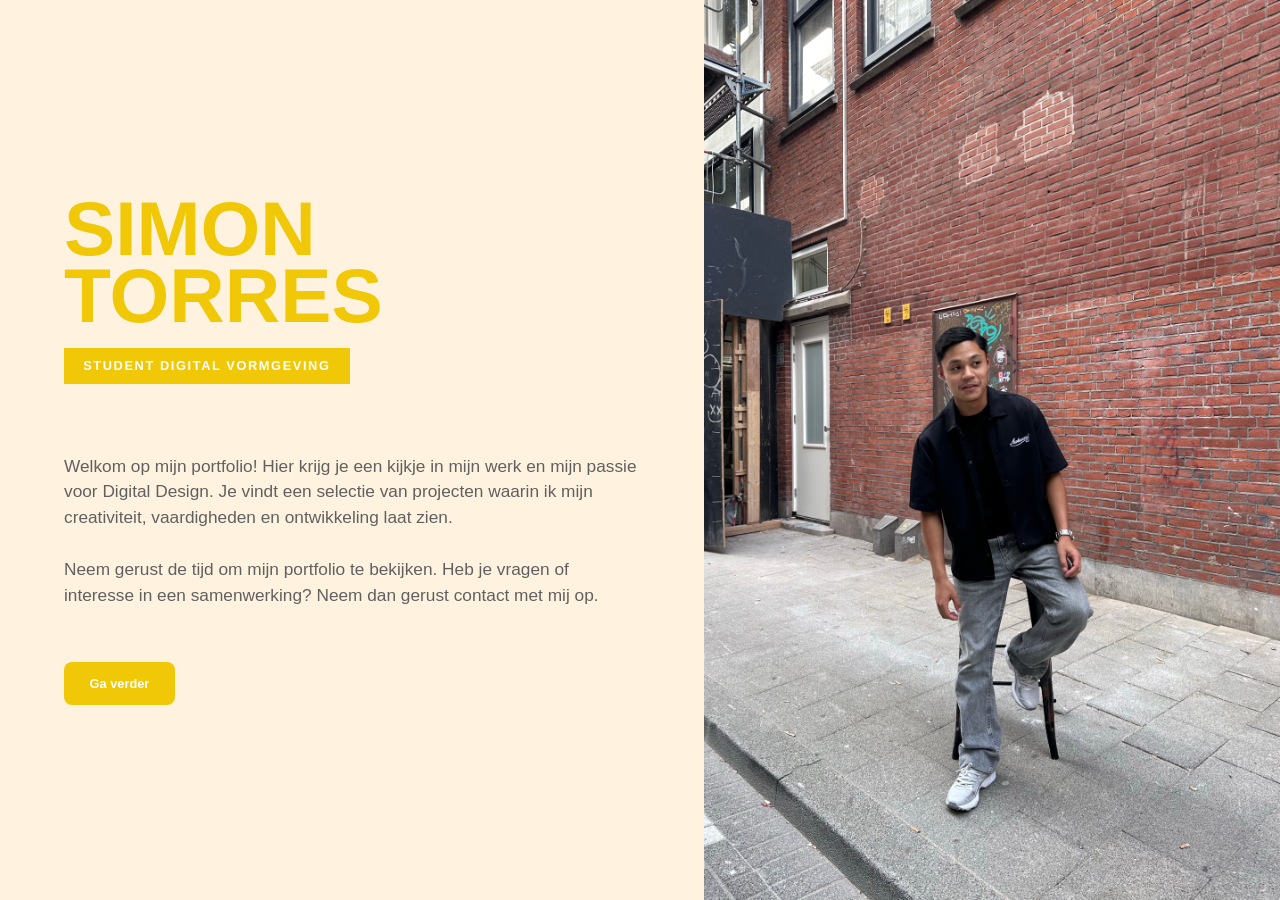
<file: index.html>
<!DOCTYPE html>
<html lang="en">
<head>
    <meta charset="UTF-8">
    <meta name="viewport" content="width=device-width, initial-scale=1.0">
    <title>Startpagina</title>
    <link rel="stylesheet" href="style.css">
    <script src="index.js" defer></script>
    <link href="https://cdnjs.cloudflare.com/ajax/libs/font-awesome/6.5.2/css/all.min.css" rel="stylesheet">

</head>
<body>
<section class="startpagina">

    <div class="links">

        <h1>
            <span class="oranje">SIMON</span>

            <span class="oranje">TORRES</span>
        </h1>

        <div class="label">
            STUDENT DIGITAL VORMGEVING
        </div>

        <p>
            <br><br>
            Welkom op mijn portfolio! Hier krijg je een kijkje in mijn werk en mijn passie voor
            Digital Design. Je vindt een selectie van projecten waarin ik mijn creativiteit,
            vaardigheden en ontwikkeling laat zien.
            <br><br>
            Neem gerust de tijd om mijn portfolio te
            bekijken.
            Heb je vragen of interesse in een samenwerking? Neem dan gerust contact met mij op.
            <br><br>
        </p>

        <div class="buttons">
            <a href="overmij.html" class="btn filled">Ga verder</a>
        </div>

    </div>

    <div class="rechts">
        <img src="assets/simon/Image%20(7).jpg" alt="Simon"/>
    </div>

</section>
</body>
</html>
</file>
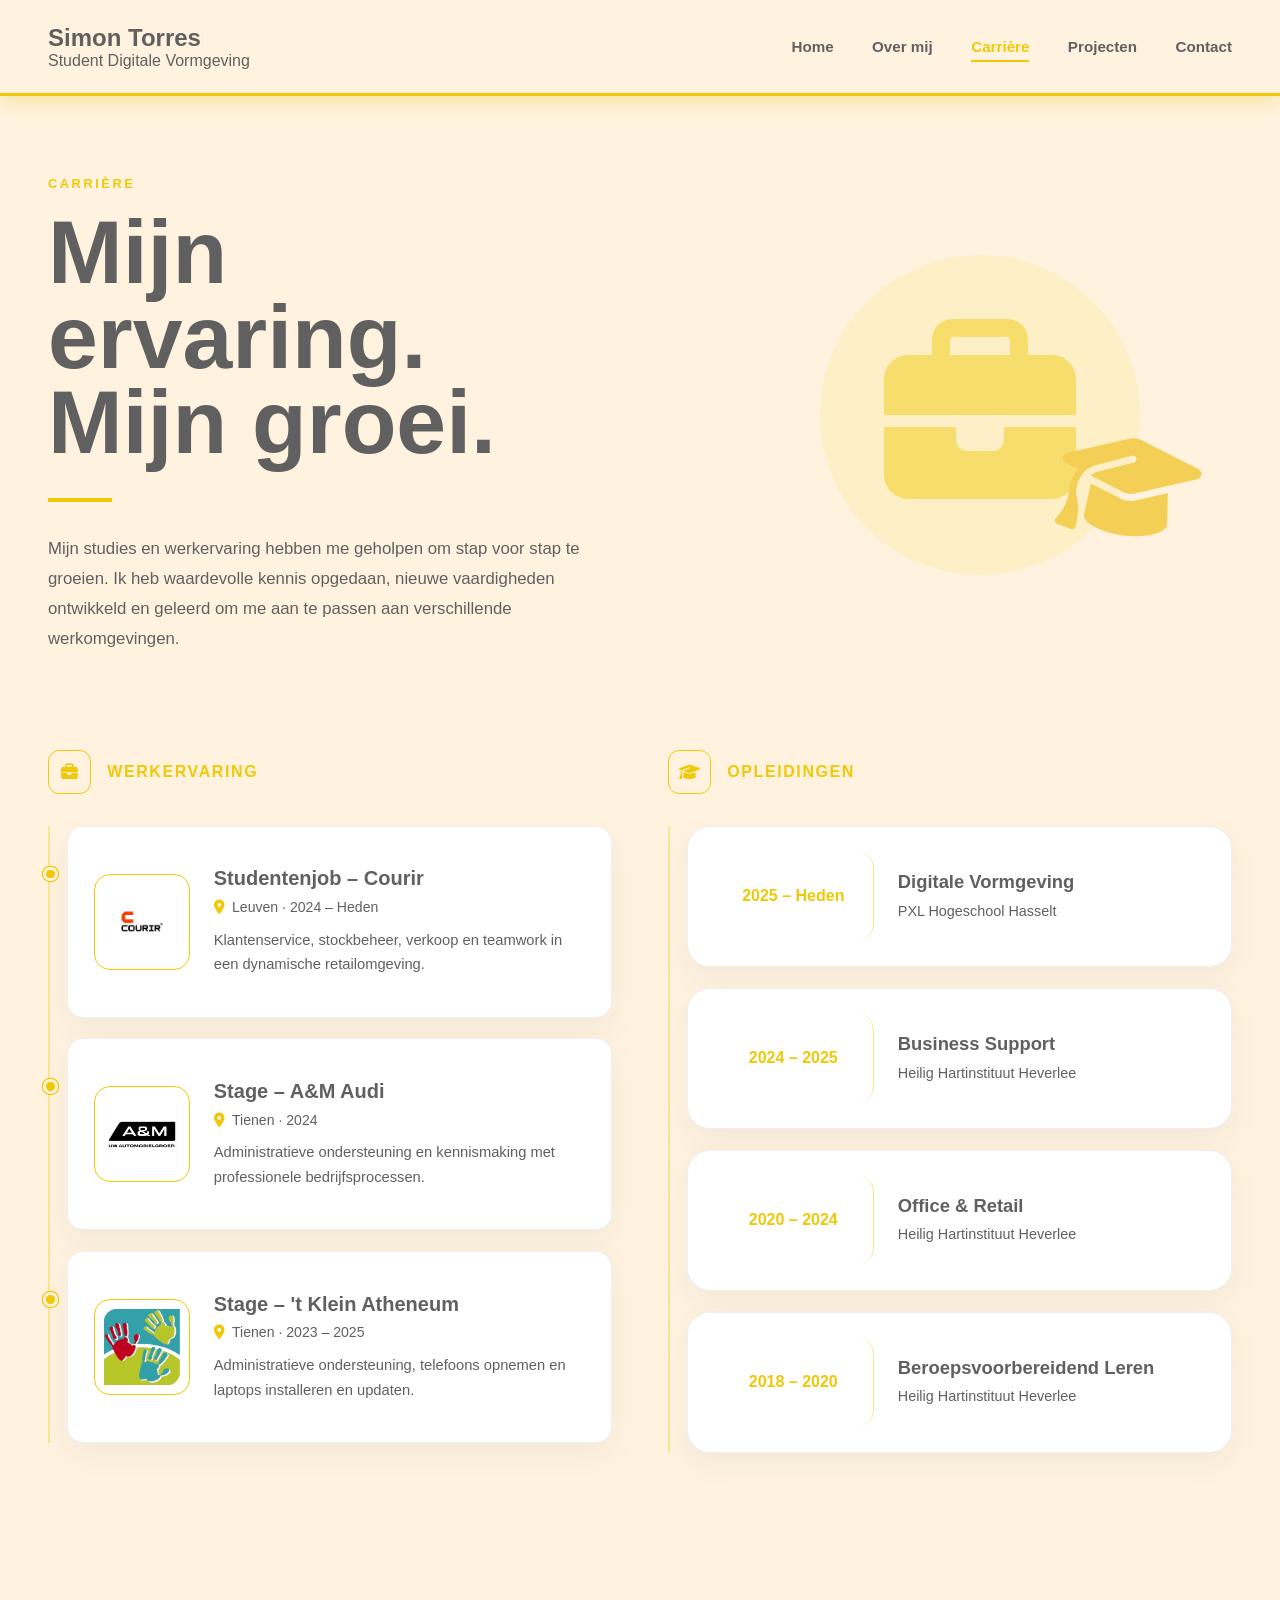
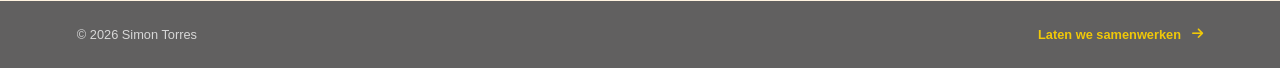
<file: carriere.html>
<!DOCTYPE html>
<html lang="en">
<head>
    <meta charset="UTF-8">
    <meta name="viewport" content="width=device-width, initial-scale=1.0">
    <title>Carierre</title>
    <link rel="stylesheet" href="style.css">
    <script src="index.js" defer></script>
    <link href="https://cdnjs.cloudflare.com/ajax/libs/font-awesome/6.5.2/css/all.min.css" rel="stylesheet">

</head>
<body>
<header class="navbar">

    <div class="tekst">
        <h2>Simon Torres</h2>
        <p>Student Digitale Vormgeving</p>
    </div>

    <nav>
        <a href="index.html">Home</a>
        <a href="overmij.html">Over mij</a>
        <a href="carriere.html" class="active">Carrière</a>
        <a href="projecten.html">Projecten</a>
        <a href="contact.html">Contact</a>
    </nav>

</header>

<main class="carriere-pagina">

    <section class="carriere-hero">

        <div class="hero-tekst">

            <span class="boven-titel">CARRIÈRE</span>

            <h1>
                Mijn ervaring.
                <span>Mijn groei.</span>
            </h1>

            <div class="hero-lijn"></div>

            <p>
                Mijn studies en werkervaring hebben me geholpen om stap voor stap te groeien.
                Ik heb waardevolle kennis opgedaan, nieuwe vaardigheden ontwikkeld en
                geleerd om me aan te passen aan verschillende werkomgevingen.
            </p>

        </div>

        <div class="hero-illustratie">

            <div class="illustratie-cirkel"></div>

            <i class="fa-solid fa-briefcase"></i>
            <i class="fa-solid fa-graduation-cap"></i>

        </div>

    </section>

    <section class="carriere-overzicht">

        <div class="ervaring-kolom">

            <div class="kolom-titel">

                <div class="titel-icoon">
                    <i class="fa-solid fa-briefcase"></i>
                </div>

                <h2>Werkervaring</h2>

            </div>

            <div class="tijdlijn">

                <article class="ervaring-kaart">

                    <div class="tijdlijn-punt"></div>

                    <div class="bedrijf-logo">
                        <img
                                src="assets/simon/Courir%20logoµ.webp"
                                alt="Logo van Courir"
                        >
                    </div>

                    <div class="ervaring-inhoud">

                        <h3>Studentenjob – Courir</h3>

                        <div class="meta">
                            <i class="fa-solid fa-location-dot"></i>
                            <span>Leuven · 2024 – Heden</span>
                        </div>

                        <p>
                            Klantenservice, stockbeheer, verkoop en teamwork
                            in een dynamische retailomgeving.
                        </p>

                    </div>

                </article>

                <article class="ervaring-kaart">

                    <div class="tijdlijn-punt"></div>

                    <div class="bedrijf-logo">
                        <img
                                src="assets/simon/A&M%20logo.png"
                                alt="Logo van A&amp;M Audi"
                        >
                    </div>

                    <div class="ervaring-inhoud">

                        <h3>Stage – A&amp;M Audi</h3>

                        <div class="meta">
                            <i class="fa-solid fa-location-dot"></i>
                            <span>Tienen · 2024</span>
                        </div>

                        <p>
                            Administratieve ondersteuning en kennismaking met
                            professionele bedrijfsprocessen.
                        </p>

                    </div>

                </article>

                <article class="ervaring-kaart">

                    <div class="tijdlijn-punt"></div>

                    <div class="bedrijf-logo">
                        <img
                                src="assets/simon/image-removebg-preview%20(7).png"
                                alt="Logo van 't Klein Atheneum"
                        >
                    </div>

                    <div class="ervaring-inhoud">

                        <h3>Stage – 't Klein Atheneum</h3>

                        <div class="meta">
                            <i class="fa-solid fa-location-dot"></i>
                            <span>Tienen · 2023 – 2025</span>
                        </div>

                        <p>
                            Administratieve ondersteuning, telefoons opnemen
                            en laptops installeren en updaten.
                        </p>

                    </div>

                </article>

            </div>

        </div>

        <div class="opleiding-kolom">

            <div class="kolom-titel">

                <div class="titel-icoon">
                    <i class="fa-solid fa-graduation-cap"></i>
                </div>

                <h2>Opleidingen</h2>

            </div>

            <div class="tijdlijn">

                <article class="opleiding-kaart">

                    <div class="tijdlijn-punt"></div>

                    <span class="jaar">2025 – Heden</span>

                    <div class="opleiding-inhoud">

                        <h3>Digitale Vormgeving</h3>
                        <p>PXL Hogeschool Hasselt</p>

                        <div class="opleiding-uitleg">
                            Ik leer werken met Figma, HTML, CSS, JavaScript,
                            Adobe Creative Cloud, UI/UX en grafisch ontwerp.
                            Daarnaast werk ik aan creatieve en digitale projecten.
                        </div>

                    </div>

                </article>

                <article class="opleiding-kaart">

                    <div class="tijdlijn-punt"></div>

                    <span class="jaar">2024 – 2025</span>

                    <div class="opleiding-inhoud">

                        <h3>Business Support</h3>
                        <p>Heilig Hartinstituut Heverlee</p>

                        <div class="opleiding-uitleg">
                            Ik ontwikkelde administratieve vaardigheden,
                            leerde professioneel communiceren en werkte
                            met verschillende digitale kantoorprogramma’s.
                        </div>

                    </div>

                </article>

                <article class="opleiding-kaart">

                    <div class="tijdlijn-punt"></div>

                    <span class="jaar">2020 – 2024</span>

                    <div class="opleiding-inhoud">

                        <h3>Office &amp; Retail</h3>
                        <p>Heilig Hartinstituut Heverlee</p>

                        <div class="opleiding-uitleg">
                            Ik leerde werken met klanten, verkooptechnieken,
                            administratie, Office-programma’s en teamwork.
                        </div>

                    </div>

                </article>

                <article class="opleiding-kaart">

                    <div class="tijdlijn-punt"></div>

                    <span class="jaar">2018 – 2020</span>

                    <div class="opleiding-inhoud">

                        <h3>Beroepsvoorbereidend Leren</h3>
                        <p>Heilig Hartinstituut Heverlee</p>

                        <div class="opleiding-uitleg">
                            Ik ontwikkelde basisvaardigheden, leerde zelfstandig
                            werken en maakte kennis met praktische en
                            administratieve opdrachten.
                        </div>

                    </div>

                </article>

            </div>

        </div>

    </section>

</main>
<br><br>

<footer class="contact-footer">

    <p>
        © 2026 Simon Torres
    </p>

    <a href="mailto:simontrs14@outlook.com">
        Laten we samenwerken
        <i class="fa-solid fa-arrow-right"></i>
    </a>

</footer>

</body>
</html>
</file>
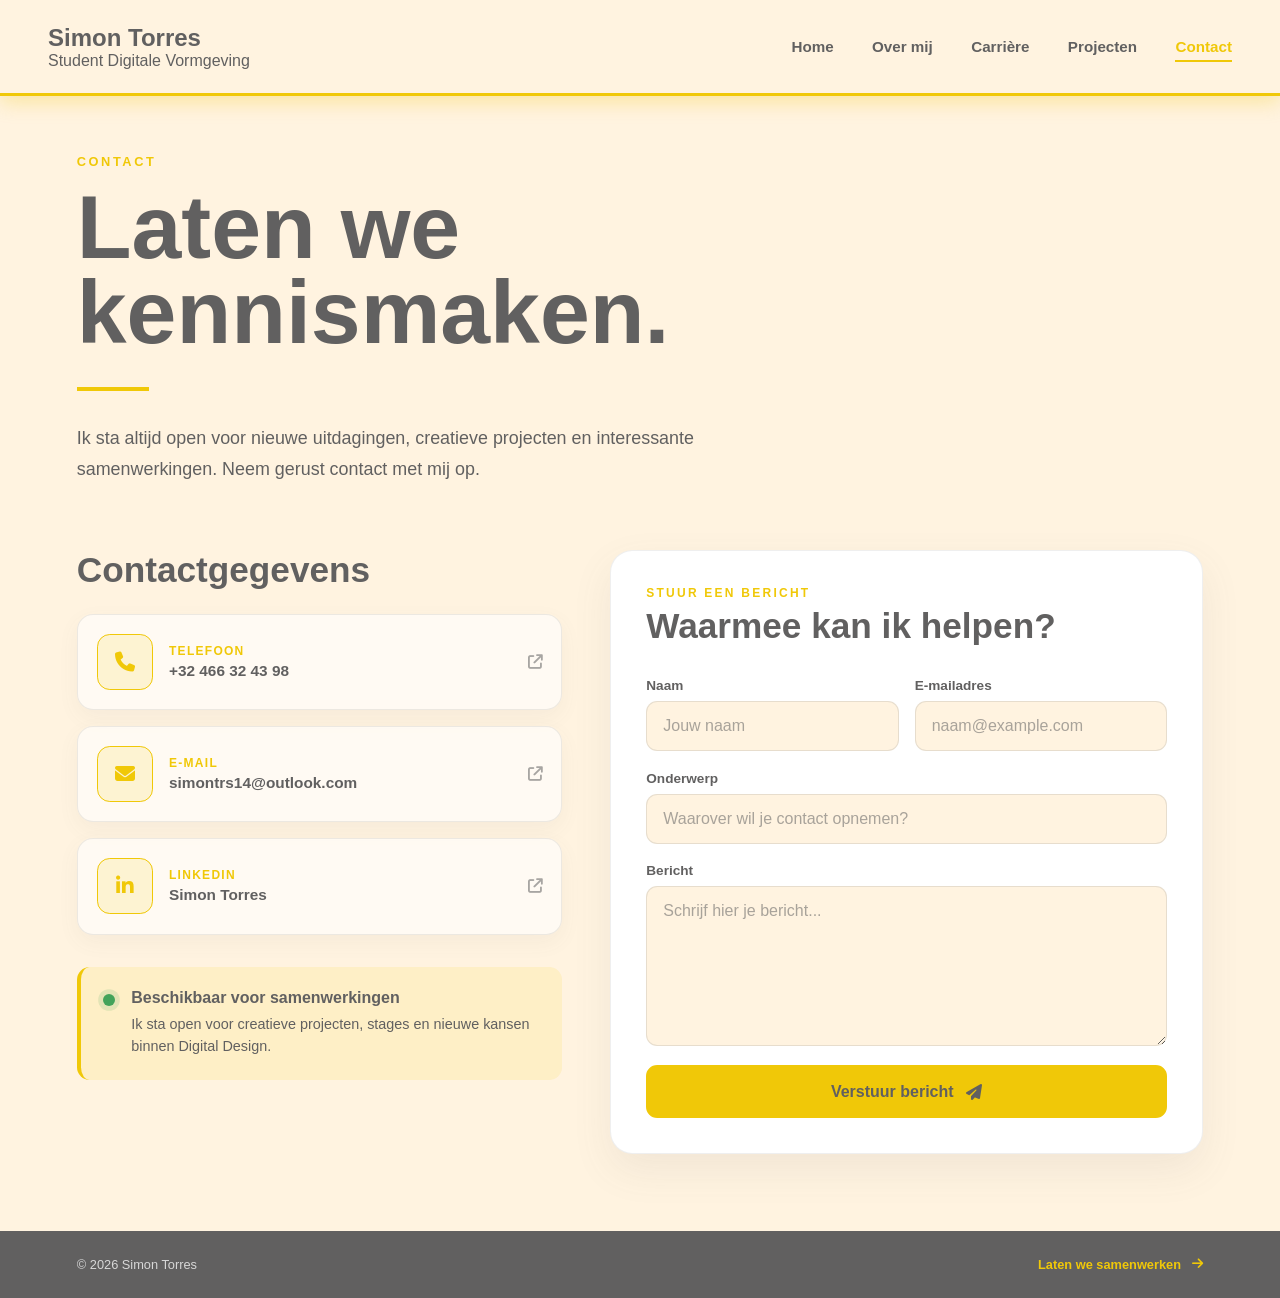
<file: contact.html>
<!DOCTYPE html>
<html lang="en">
<head>
    <meta charset="UTF-8">
    <meta name="viewport" content="width=device-width, initial-scale=1.0">
    <title>Contact</title>
    <link rel="stylesheet" href="style.css">
    <script src="index.js" defer></script>
    <link href="https://cdnjs.cloudflare.com/ajax/libs/font-awesome/6.5.2/css/all.min.css" rel="stylesheet">

</head>

<body>

<header class="navbar">

    <div class="tekst">
        <h2>Simon Torres</h2>
        <p>Student Digitale Vormgeving</p>
    </div>

    <nav>
        <a href="index.html">Home</a>
        <a href="overmij.html">Over mij</a>
        <a href="carriere.html">Carrière</a>
        <a href="projecten.html">Projecten</a>
        <a href="contact.html" class="active">Contact</a>
    </nav>

</header>

<main class="contact-pagina">

    <section class="contact-intro">

        <span class="boven-titel">CONTACT</span>

        <h1>
            Laten we kennismaken.
        </h1>

        <div class="lijn"></div>

        <p>
            Ik sta altijd open voor nieuwe uitdagingen, creatieve projecten en
            interessante samenwerkingen. Neem gerust contact met mij op.
        </p>

    </section>

    <section class="contact-inhoud">

        <div class="contact-gegevens">

            <h2>Contactgegevens</h2>

            <div class="contact-lijst">

                <a href="tel:+32466324398" class="contact-kaart">

                    <div class="contact-icoon">
                        <i class="fa-solid fa-phone"></i>
                    </div>

                    <div class="contact-tekst">
                        <span>Telefoon</span>
                        <strong>+32 466 32 43 98</strong>
                    </div>

                    <i class="fa-solid fa-arrow-up-right-from-square"></i>

                </a>

                <a
                        href="mailto:simontrs14@outlook.com"
                        class="contact-kaart"
                >

                    <div class="contact-icoon">
                        <i class="fa-solid fa-envelope"></i>
                    </div>

                    <div class="contact-tekst">
                        <span>E-mail</span>
                        <strong>simontrs14@outlook.com</strong>
                    </div>

                    <i class="fa-solid fa-arrow-up-right-from-square"></i>

                </a>

                <a
                        href="https://www.linkedin.com/feed/"
                        class="contact-kaart"
                        target="_blank"
                        rel="noopener noreferrer"
                >

                    <div class="contact-icoon">
                        <i class="fa-brands fa-linkedin-in"></i>
                    </div>

                    <div class="contact-tekst">
                        <span>LinkedIn</span>
                        <strong>Simon Torres</strong>
                    </div>

                    <i class="fa-solid fa-arrow-up-right-from-square"></i>

                </a>

            </div>

            <div class="beschikbaarheid">

                <div class="status-punt"></div>

                <div>
                    <strong>Beschikbaar voor samenwerkingen</strong>

                    <p>
                        Ik sta open voor creatieve projecten, stages en nieuwe
                        kansen binnen Digital Design.
                    </p>
                </div>

            </div>

        </div>

        <form class="contact-formulier">

            <div class="formulier-titel">
                <span>STUUR EEN BERICHT</span>
                <h2>Waarmee kan ik helpen?</h2>
            </div>

            <div class="formulier-rij">

                <div class="formulier-groep">
                    <label for="naam">Naam</label>

                    <input
                            type="text"
                            id="naam"
                            name="naam"
                            placeholder="Jouw naam"
                            required
                    >
                </div>

                <div class="formulier-groep">
                    <label for="email">E-mailadres</label>

                    <input
                            type="email"
                            id="email"
                            name="email"
                            placeholder="naam@example.com"
                            required
                    >
                </div>

            </div>

            <div class="formulier-groep">
                <label for="onderwerp">Onderwerp</label>

                <input
                        type="text"
                        id="onderwerp"
                        name="onderwerp"
                        placeholder="Waarover wil je contact opnemen?"
                        required
                >
            </div>

            <div class="formulier-groep">
                <label for="bericht">Bericht</label>

                <textarea
                        id="bericht"
                        name="bericht"
                        rows="7"
                        placeholder="Schrijf hier je bericht..."
                        required
                ></textarea>
            </div>

            <button type="submit" class="verzend-knop">
                Verstuur bericht
                <i class="fa-solid fa-paper-plane"></i>
            </button>

        </form>

    </section>

</main>

<footer class="contact-footer">

    <p>
        © 2026 Simon Torres
    </p>

    <a href="mailto:simontrs14@outlook.com">
        Laten we samenwerken
        <i class="fa-solid fa-arrow-right"></i>
    </a>

</footer>

</body>
</html>
</file>
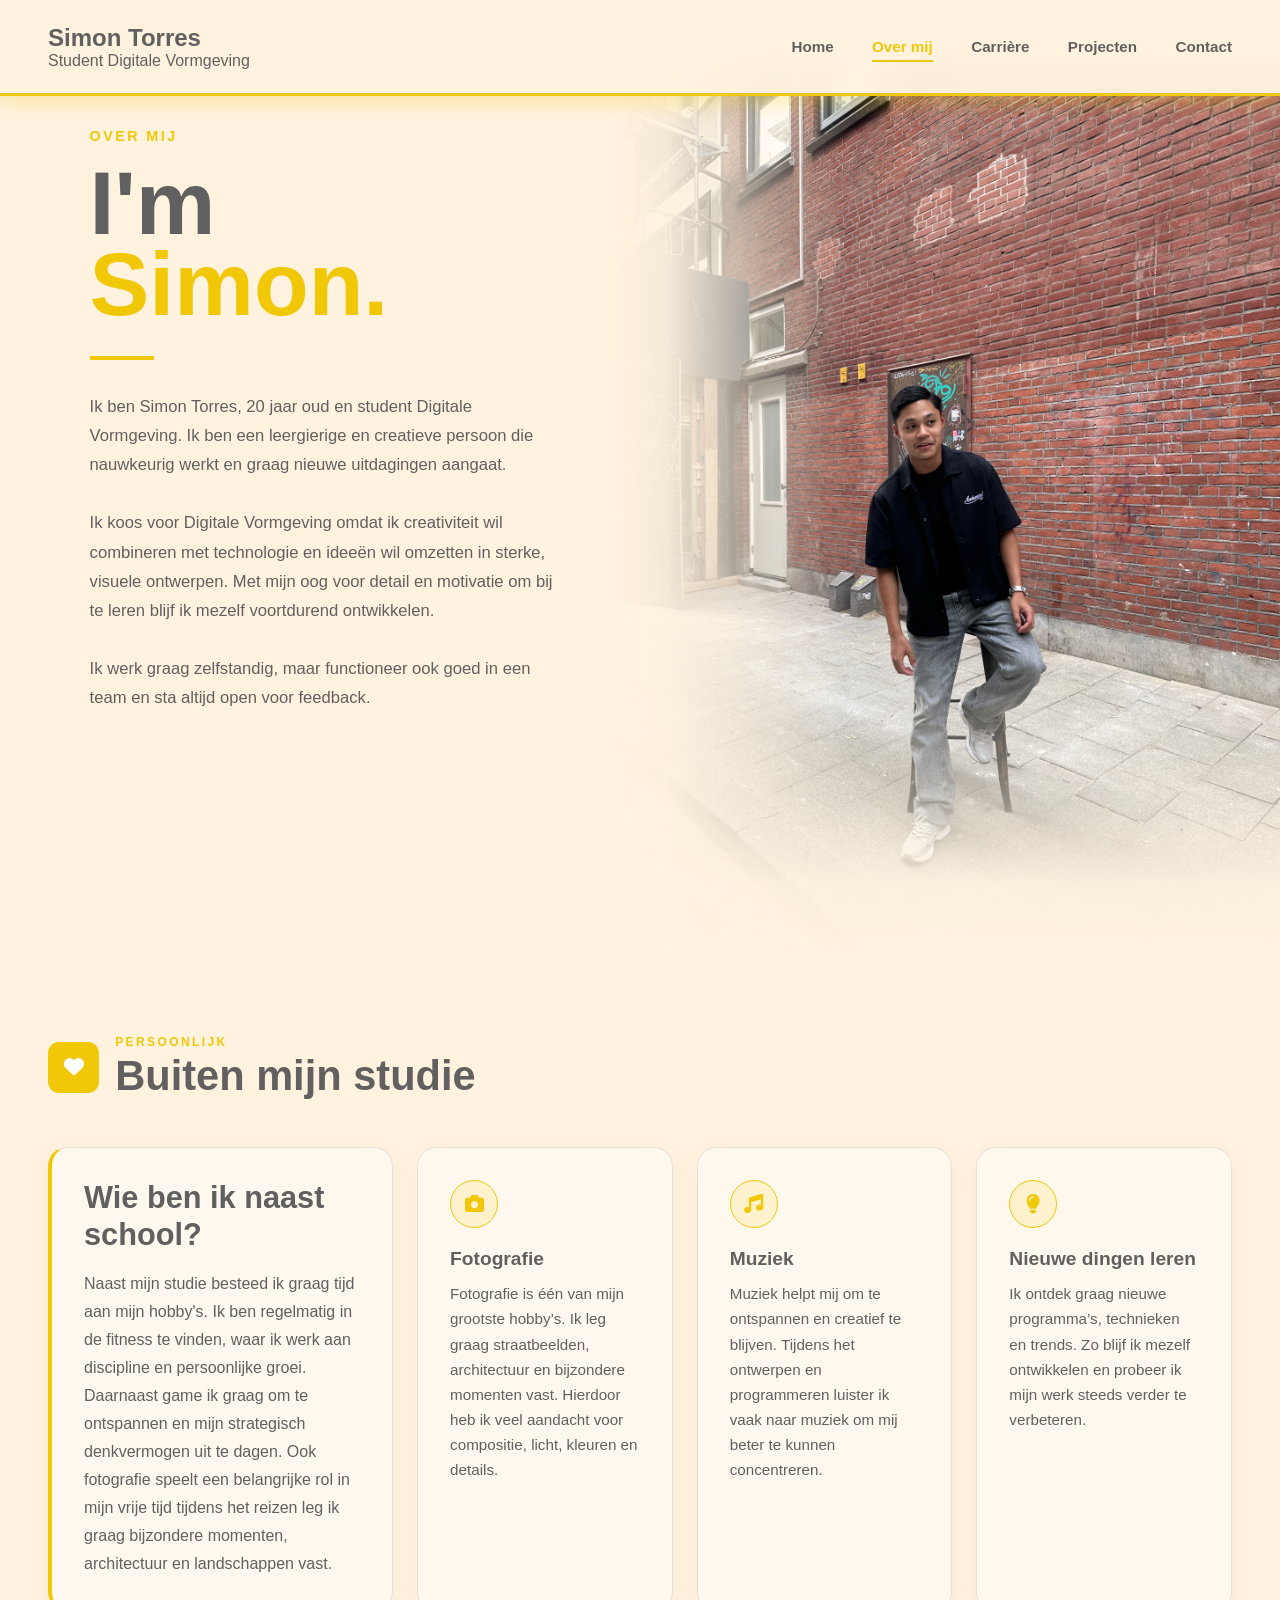
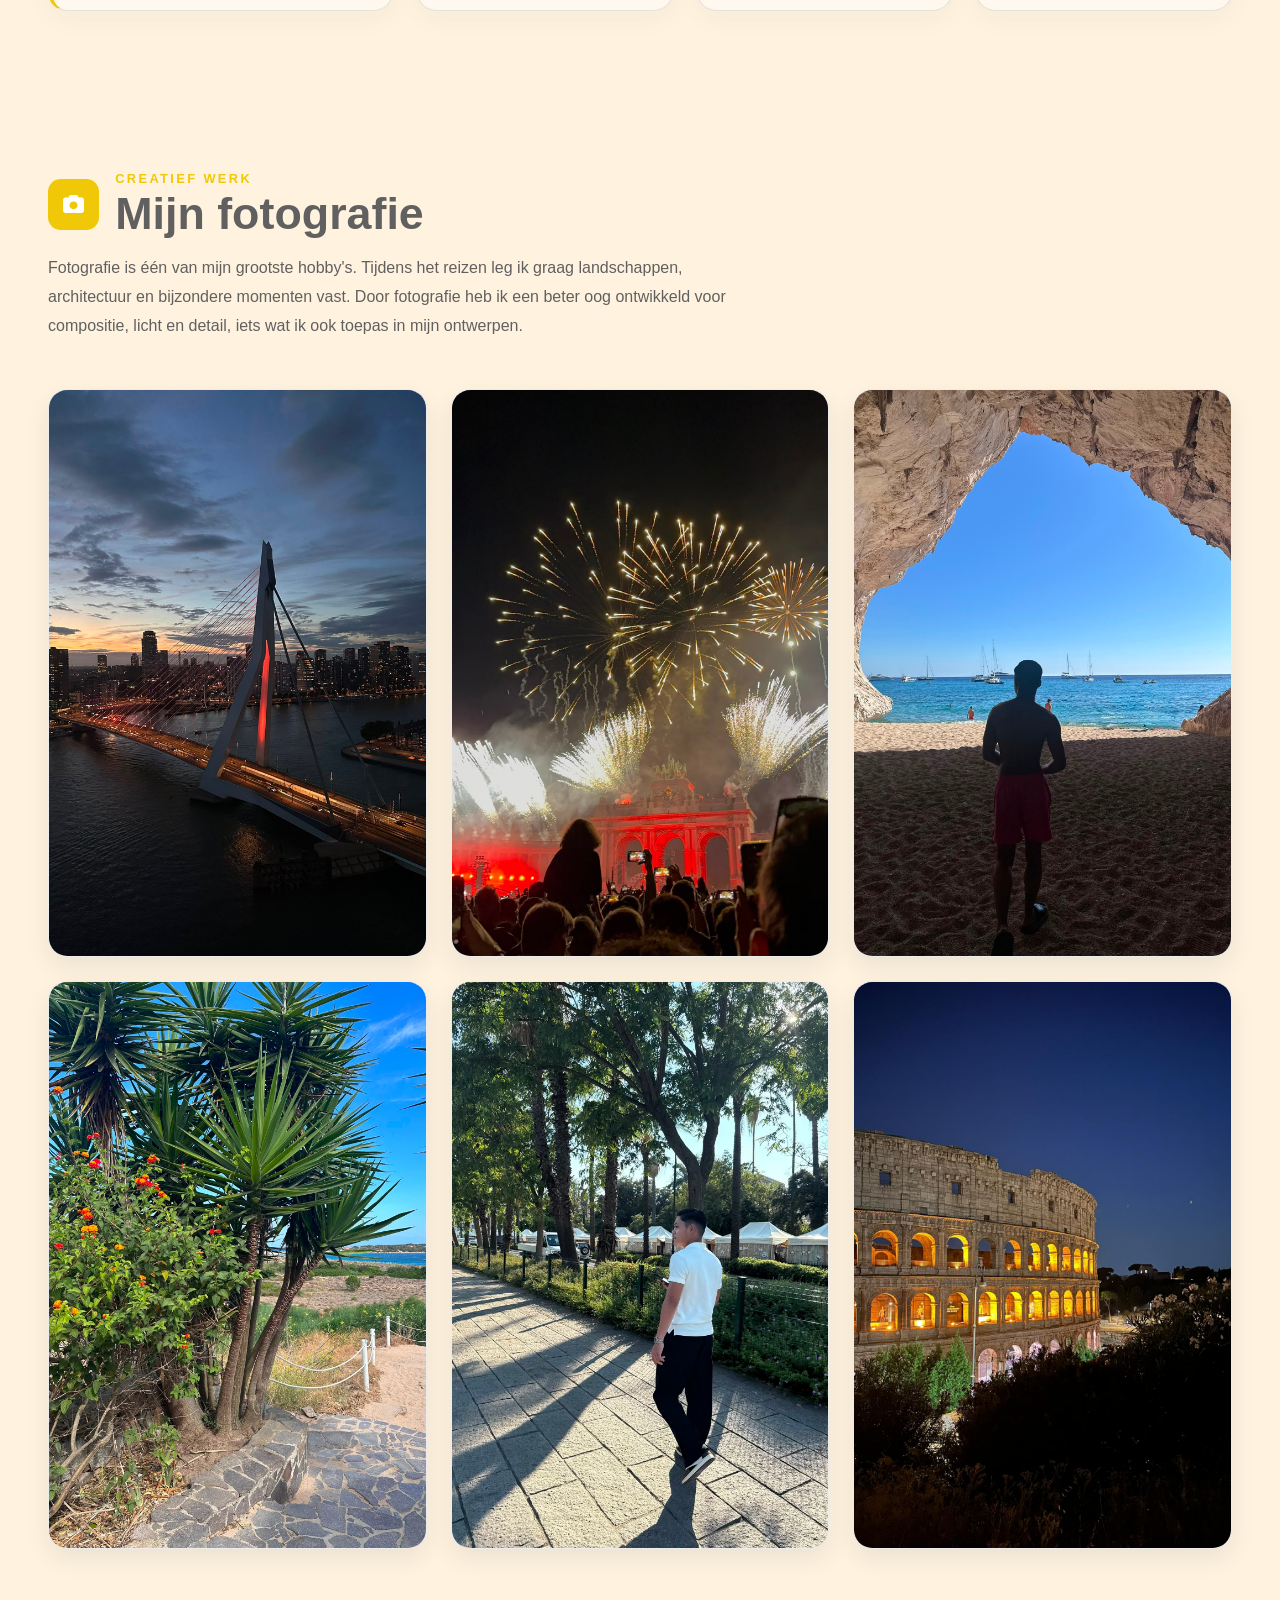
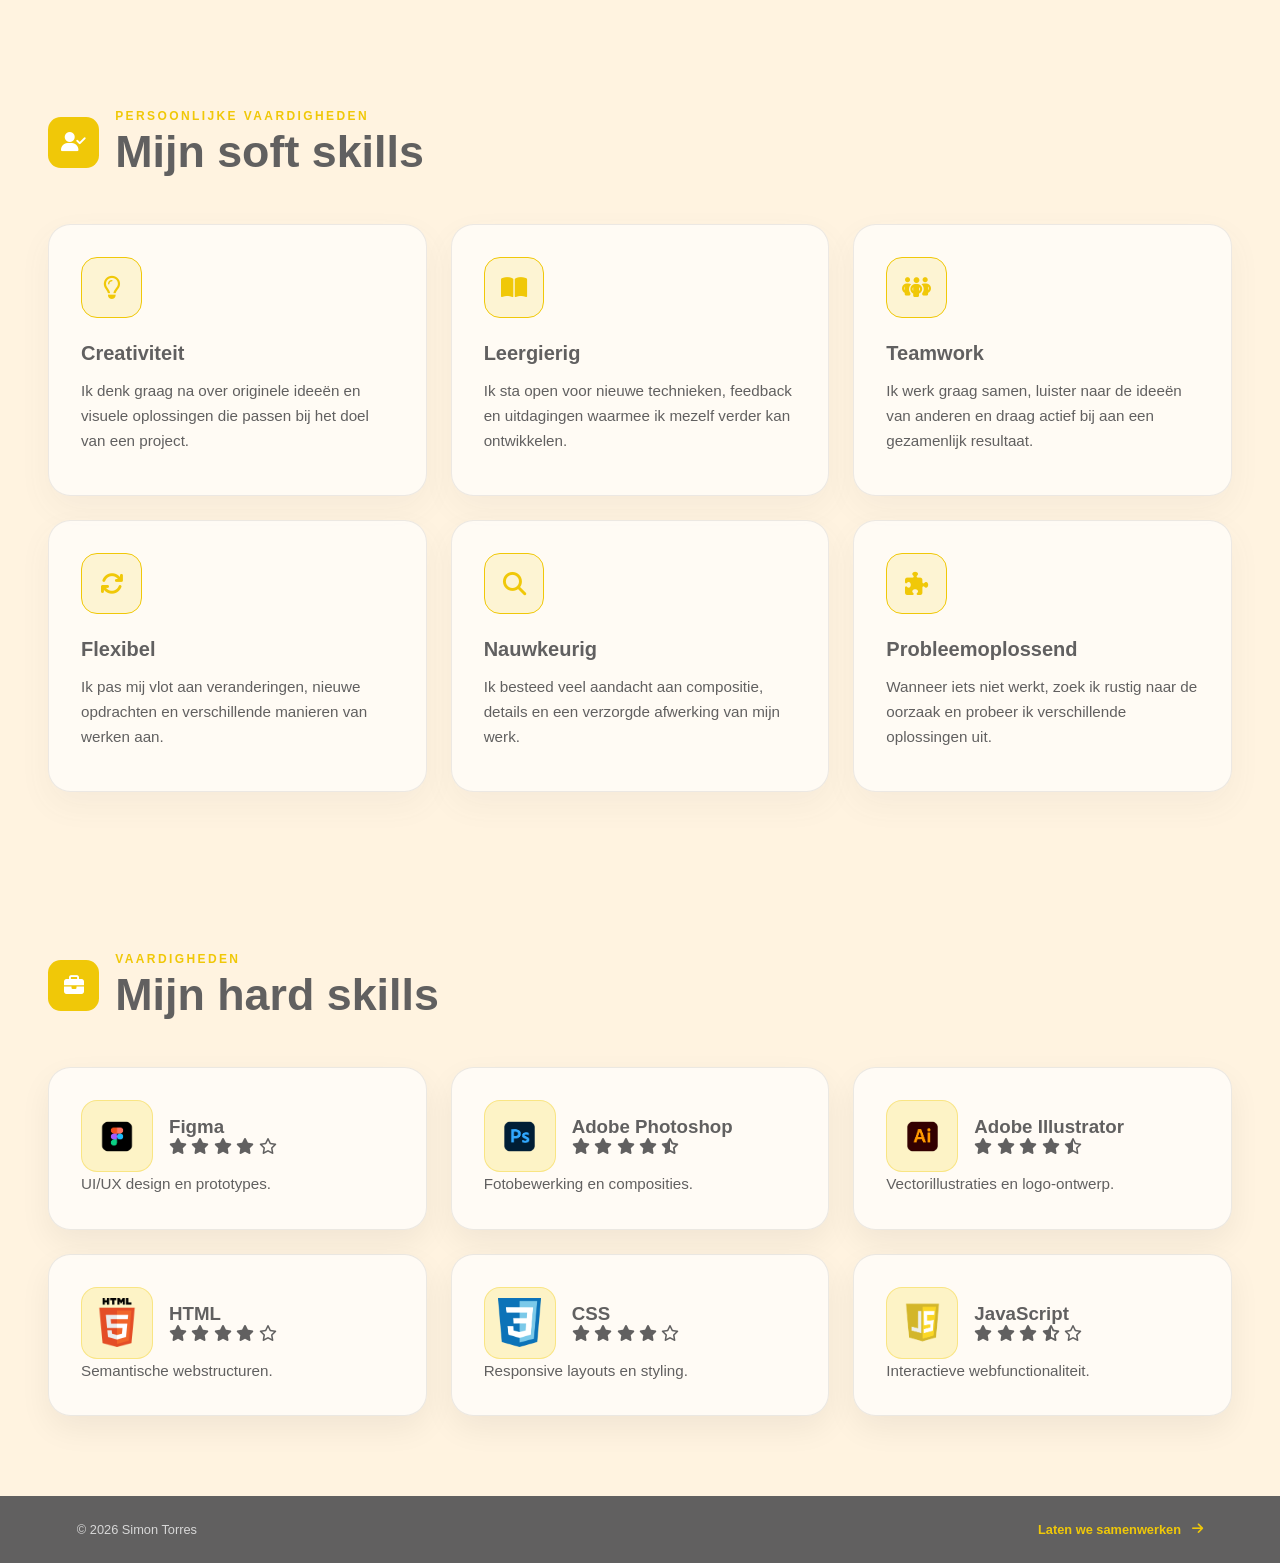
<file: overmij.html>
<!DOCTYPE html>
<html lang="en">
<head>
    <meta charset="UTF-8">
    <meta name="viewport" content="width=device-width, initial-scale=1.0">
    <title>Over mij</title>
    <link rel="stylesheet" href="style.css">
    <script src="index.js" defer></script>
    <link href="https://cdnjs.cloudflare.com/ajax/libs/font-awesome/6.5.2/css/all.min.css" rel="stylesheet">
</head>

<body>

<header class="navbar">

        <div class="tekst">
            <h2>Simon Torres</h2>
            <p>Student Digitale Vormgeving</p>
        </div>

    <nav>
        <a href="index.html">Home</a>
        <a href="overmij.html" class="active">Over mij</a>
        <a href="carriere.html">Carrière</a>
        <a href="projecten.html">Projecten</a>
        <a href="contact.html">Contact</a>
    </nav>

</header>

<main class="overmij-hero">

    <section class="overmij-content">

        <span class="boven-titel">OVER MIJ</span>

        <h1>
            I'm
            <span>Simon.</span>
        </h1>

        <div class="lijn"></div>

        <p>
            Ik ben Simon Torres, 20 jaar oud en student Digitale Vormgeving. Ik ben een leergierige en creatieve
            persoon die nauwkeurig werkt en graag nieuwe uitdagingen aangaat.
            <br><br>
            Ik koos voor Digitale Vormgeving omdat ik creativiteit wil combineren met technologie en ideeën
            wil omzetten in sterke, visuele ontwerpen. Met mijn oog voor detail en motivatie om bij te leren
            blijf ik mezelf voortdurend ontwikkelen.
            <br><br>
            Ik werk graag zelfstandig, maar functioneer ook goed in een team en sta altijd open voor feedback.


        </p>

    </section>

    <section class="overmij-foto">
        <img src="assets/simon/Image%20(7).jpg" alt="Foto van Simon">
    </section>

</main>

<section class="buiten-studie">

    <div class="sectie-titel">
        <div class="titel-icoon">
            <i class="fa-solid fa-heart"></i>
        </div>

        <div>
            <span>PERSOONLIJK</span>
            <h2>Buiten mijn studie</h2>
        </div>
    </div>

    <div class="persoonlijk-grid">

        <article class="persoonlijk-intro">
            <h3>Wie ben ik naast school?</h3>

            <p>
                Naast mijn studie besteed ik graag tijd aan mijn hobby's. Ik ben regelmatig
                in de fitness te vinden, waar ik werk aan discipline en persoonlijke groei.
                Daarnaast game ik graag om te ontspannen en mijn strategisch denkvermogen
                uit te dagen. Ook fotografie speelt een belangrijke rol in mijn vrije tijd
                tijdens het reizen leg ik graag bijzondere momenten, architectuur en
                landschappen vast.
            </p>
        </article>

        <article class="interesse-kaart">
            <div class="kaart-icoon">
                <i class="fa-solid fa-camera"></i>
            </div>

            <h3>Fotografie</h3>

            <p>
                Fotografie is één van mijn grootste hobby’s. Ik leg graag
                straatbeelden, architectuur en bijzondere momenten vast.
                Hierdoor heb ik veel aandacht voor compositie, licht,
                kleuren en details.
            </p>
        </article>

        <article class="interesse-kaart">
            <div class="kaart-icoon">
                <i class="fa-solid fa-music"></i>
            </div>

            <h3>Muziek</h3>

            <p>
                Muziek helpt mij om te ontspannen en creatief te blijven.
                Tijdens het ontwerpen en programmeren luister ik vaak naar
                muziek om mij beter te kunnen concentreren.
            </p>
        </article>

        <article class="interesse-kaart">
            <div class="kaart-icoon">
                <i class="fa-solid fa-lightbulb"></i>
            </div>

            <h3>Nieuwe dingen leren</h3>

            <p>
                Ik ontdek graag nieuwe programma’s, technieken en trends.
                Zo blijf ik mezelf ontwikkelen en probeer ik mijn werk steeds
                verder te verbeteren.
            </p>
        </article>

    </div>

</section>

<section class="fotografie">

    <div class="fotografie-titel">

        <div class="titel-icoon">
            <i class="fa-solid fa-camera"></i>
        </div>

        <div>
            <span>CREATIEF WERK</span>
            <h2>Mijn fotografie</h2>
        </div>

    </div>

    <p class="fotografie-intro">
        Fotografie is één van mijn grootste hobby's. Tijdens het reizen leg ik graag landschappen,
        architectuur en bijzondere momenten vast. Door fotografie heb ik een beter oog ontwikkeld
        voor compositie, licht en detail, iets wat ik ook toepas in mijn ontwerpen.
    </p>

    <div class="foto-grid">

        <figure class="foto-item">
            <img src="assets/simon/Rotterdam.jpeg" alt="Erasmusbrug in Rotterdam bij avond">

            <figcaption>
                <span>Rotterdam by Night</span>
                <p>Erasmusbrug, Nederland</p>
            </figcaption>
        </figure>

        <figure class="foto-item">
            <img src="assets/simon/Brussel.jpeg" alt="Vuurwerk in Brussel">

            <figcaption>
                <span>Brussel by Night</span>
                <p>Vuurwerk &amp; sfeer</p>
            </figcaption>
        </figure>

        <figure class="foto-item">
            <img src="assets/simon/Cala luna.jpeg" alt="Uitzicht vanuit een grot op Cala Luna">

            <figcaption>
                <span>Cala Luna</span>
                <p>Sardinië, Italië</p>
            </figcaption>
        </figure>

        <figure class="foto-item">
            <img src="assets/simon/Resort.jpeg" alt="Palmbomen en bloemen bij de kust">

            <figcaption>
                <span>Mediterrane natuur</span>
                <p>Kleuren van Sardinië</p>
            </figcaption>
        </figure>

        <figure class="foto-item">
            <img src="assets/simon/Olbia.jpeg" alt="Wandeling door een park in Olbia">

            <figcaption>
                <span>Exploring Olbia</span>
                <p>Nieuwe plekken ontdekken</p>
            </figcaption>
        </figure>

        <figure class="foto-item">
            <img src="assets/simon/Rome.jpeg" alt="Rome">

            <figcaption>
                <span>Rome by Night</span>
                <p>Colosseum, Italië</p>
            </figcaption>
        </figure>

    </div>

</section>

<section class="soft-skills">

    <div class="soft-skills-titel">

        <div class="titel-icoon">
            <i class="fa-solid fa-user-check"></i>
        </div>

        <div>
            <span>PERSOONLIJKE VAARDIGHEDEN</span>
            <h2>Mijn soft skills</h2>
        </div>

    </div>

    <div class="soft-skills-grid">

        <article class="soft-skill-kaart">

            <div class="soft-skill-icoon">
                <i class="fa-regular fa-lightbulb"></i>
            </div>

            <h3>Creativiteit</h3>

            <p>
                Ik denk graag na over originele ideeën en visuele oplossingen
                die passen bij het doel van een project.
            </p>

        </article>

        <article class="soft-skill-kaart">

            <div class="soft-skill-icoon">
                <i class="fa-solid fa-book-open"></i>
            </div>

            <h3>Leergierig</h3>

            <p>
                Ik sta open voor nieuwe technieken, feedback en uitdagingen
                waarmee ik mezelf verder kan ontwikkelen.
            </p>

        </article>

        <article class="soft-skill-kaart">

            <div class="soft-skill-icoon">
                <i class="fa-solid fa-people-group"></i>
            </div>

            <h3>Teamwork</h3>

            <p>
                Ik werk graag samen, luister naar de ideeën van anderen en
                draag actief bij aan een gezamenlijk resultaat.
            </p>

        </article>

        <article class="soft-skill-kaart">

            <div class="soft-skill-icoon">
                <i class="fa-solid fa-arrows-rotate"></i>
            </div>

            <h3>Flexibel</h3>

            <p>
                Ik pas mij vlot aan veranderingen, nieuwe opdrachten en
                verschillende manieren van werken aan.
            </p>

        </article>

        <article class="soft-skill-kaart">

            <div class="soft-skill-icoon">
                <i class="fa-solid fa-magnifying-glass"></i>
            </div>

            <h3>Nauwkeurig</h3>

            <p>
                Ik besteed veel aandacht aan compositie, details en een
                verzorgde afwerking van mijn werk.
            </p>

        </article>

        <article class="soft-skill-kaart">

            <div class="soft-skill-icoon">
                <i class="fa-solid fa-puzzle-piece"></i>
            </div>

            <h3>Probleemoplossend</h3>

            <p>
                Wanneer iets niet werkt, zoek ik rustig naar de oorzaak en
                probeer ik verschillende oplossingen uit.
            </p>

        </article>

    </div>

</section>

<section class="hard-skills">

    <div class="skills-titel">
        <div class="titel-icoon">
            <i class="fa-solid fa-briefcase"></i>
        </div>

        <div>
            <span>VAARDIGHEDEN</span>
            <h2>Mijn hard skills</h2>
        </div>
    </div>

    <div class="skills-grid">

        <article class="skill-kaart">

            <div class="skill-bovenkant">
                <div class="skill-logo">
                    <img src="assets/simon/vecteezy_figma-logo-icon-figma-app-editable-transparent-background_65386871.png" alt="figma">
                </div>

                <div>
                    <h3>Figma</h3>
                    <div class="rating">
                        <i class="fa-solid fa-star"></i>
                        <i class="fa-solid fa-star"></i>
                        <i class="fa-solid fa-star"></i>
                        <i class="fa-solid fa-star"></i>
                        <i class="fa-regular fa-star"></i>
                    </div>
                </div>
            </div>

            <p>UI/UX design en prototypes.</p>

        </article>

        <article class="skill-kaart">

            <div class="skill-bovenkant">
                <div class="skill-logo">
                    <img src="assets/simon/vecteezy_adobe-photoshop-cc-icon-app-logo-editable-transparent_67142661.png" alt="Photoshop">
                </div>

                <div>
                    <h3>Adobe Photoshop</h3>
                    <div class="rating">
                        <i class="fa-solid fa-star"></i>
                        <i class="fa-solid fa-star"></i>
                        <i class="fa-solid fa-star"></i>
                        <i class="fa-solid fa-star"></i>
                        <i class="fa-solid fa-star-half-stroke"></i>
                    </div>
                </div>
            </div>

            <p>Fotobewerking en composities.</p>

        </article>

        <article class="skill-kaart">

            <div class="skill-bovenkant">
                <div class="skill-logo">
                    <img src="assets/simon/vecteezy_adobe-illustrator-cc-icon-app-logo-editable-transparent_66118529.png" alt="Illustrator">
                </div>

                <div>
                    <h3>Adobe Illustrator</h3>
                    <div class="rating">
                        <i class="fa-solid fa-star"></i>
                        <i class="fa-solid fa-star"></i>
                        <i class="fa-solid fa-star"></i>
                        <i class="fa-solid fa-star"></i>
                        <i class="fa-regular fa-star-half-stroke"></i>
                    </div>
                </div>
            </div>

            <p>Vectorillustraties en logo-ontwerp.</p>

        </article>

        <article class="skill-kaart">

            <div class="skill-bovenkant">
                <div class="skill-logo">
                    <img src="assets/simon/HTML5_logo_and_wordmark.svg.webp" alt="HTML">
                </div>

                <div>
                    <h3>HTML</h3>
                    <div class="rating">
                        <i class="fa-solid fa-star"></i>
                        <i class="fa-solid fa-star"></i>
                        <i class="fa-solid fa-star"></i>
                        <i class="fa-solid fa-star"></i>
                        <i class="fa-regular fa-star"></i>
                    </div>
                </div>
            </div>

            <p>Semantische webstructuren.</p>

        </article>

        <article class="skill-kaart">

            <div class="skill-bovenkant">
                <div class="skill-logo">
                    <img src="assets/simon/vecteezy_the-css-logo-icon_66386006.png" alt="CSS">
                </div>

                <div>
                    <h3>CSS</h3>
                    <div class="rating">
                        <i class="fa-solid fa-star"></i>
                        <i class="fa-solid fa-star"></i>
                        <i class="fa-solid fa-star"></i>
                        <i class="fa-solid fa-star"></i>
                        <i class="fa-regular fa-star"></i>
                    </div>
                </div>
            </div>

            <p>Responsive layouts en styling.</p>

        </article>

        <article class="skill-kaart">

            <div class="skill-bovenkant">
                <div class="skill-logo">
                    <img src="assets/simon/vecteezy_javascript-logo-png-javascript-icon-transparent-png_27127463.png" alt="Javascript">
                </div>

                <div>
                    <h3>JavaScript</h3>
                    <div class="rating">
                        <i class="fa-solid fa-star"></i>
                        <i class="fa-solid fa-star"></i>
                        <i class="fa-solid fa-star"></i>
                        <i class="fa-solid fa-star-half-stroke"></i>
                        <i class="fa-regular fa-star"></i>
                    </div>
                </div>
            </div>

            <p>Interactieve webfunctionaliteit.</p>

        </article>

    </div>

</section>

<footer class="contact-footer">

    <p>
        © 2026 Simon Torres
    </p>

    <a href="mailto:simontrs14@outlook.com">
        Laten we samenwerken
        <i class="fa-solid fa-arrow-right"></i>
    </a>

</footer>

</body>
</html>
</file>
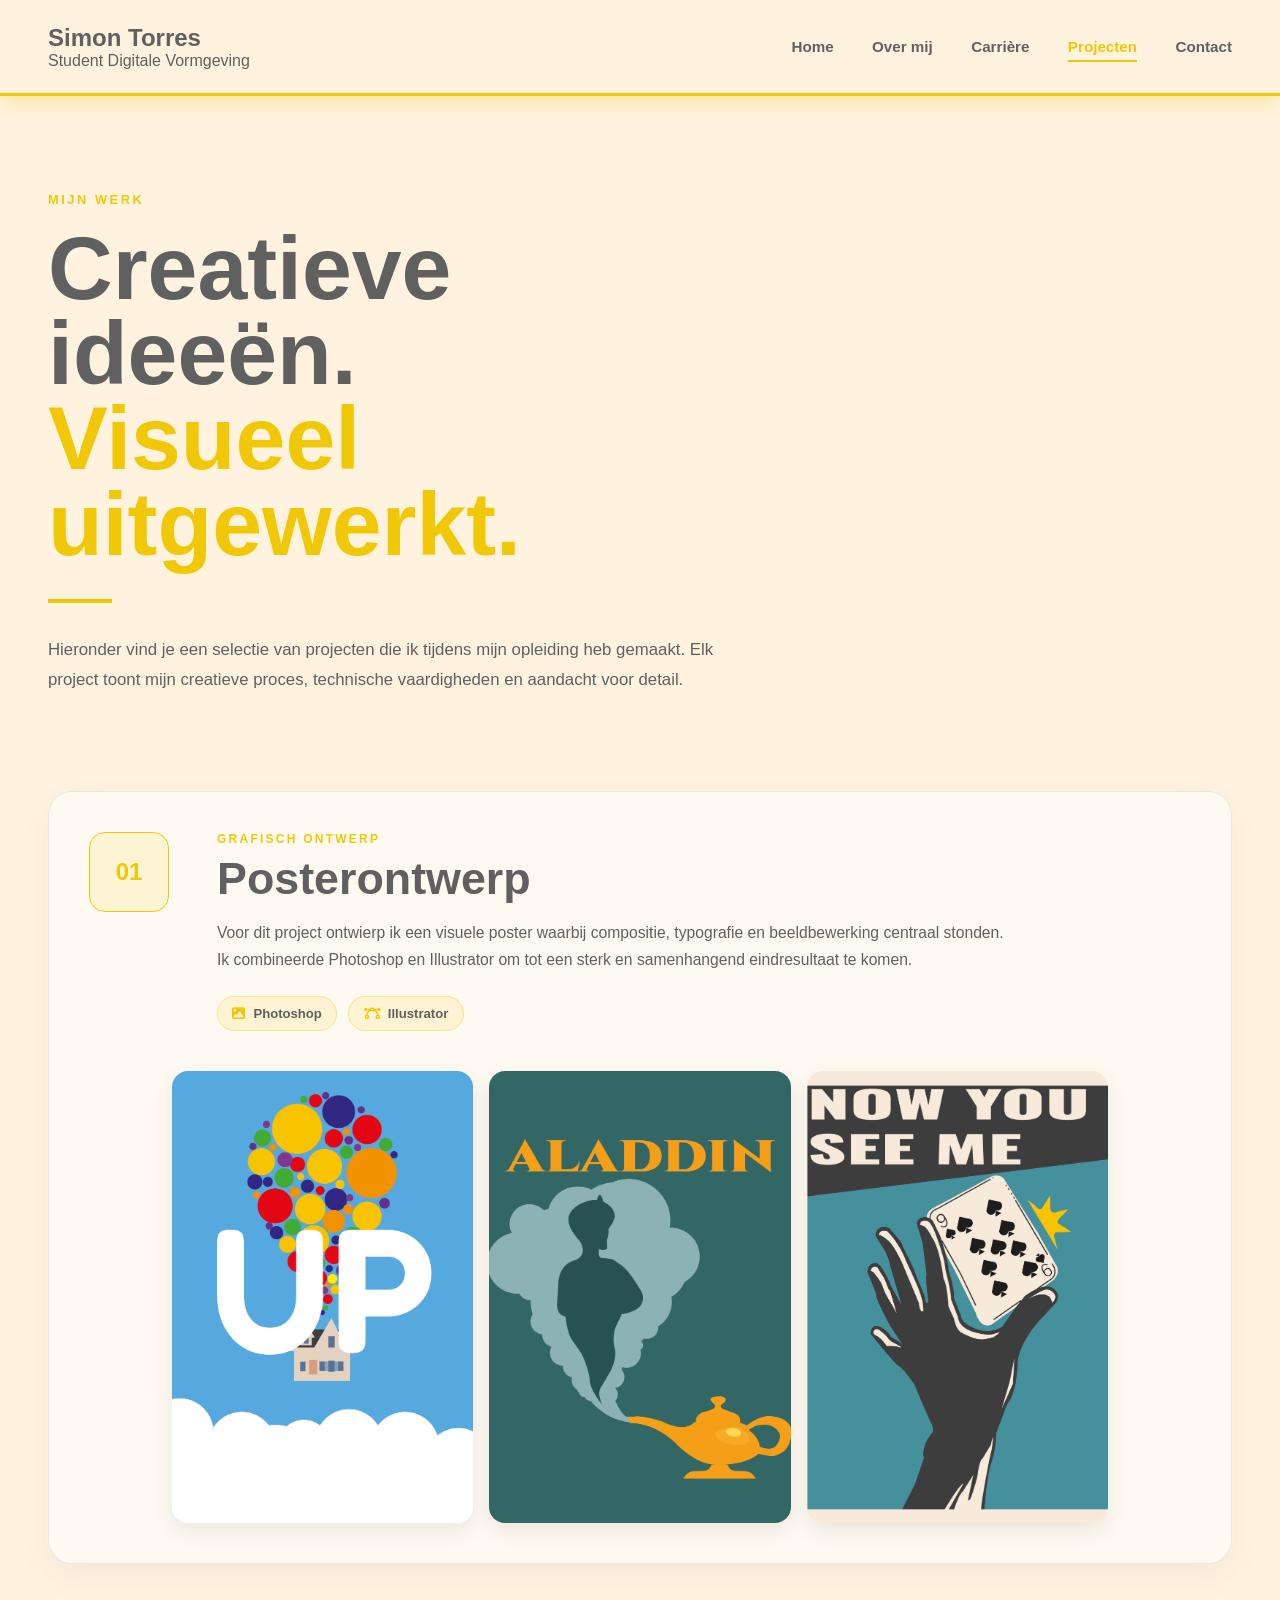
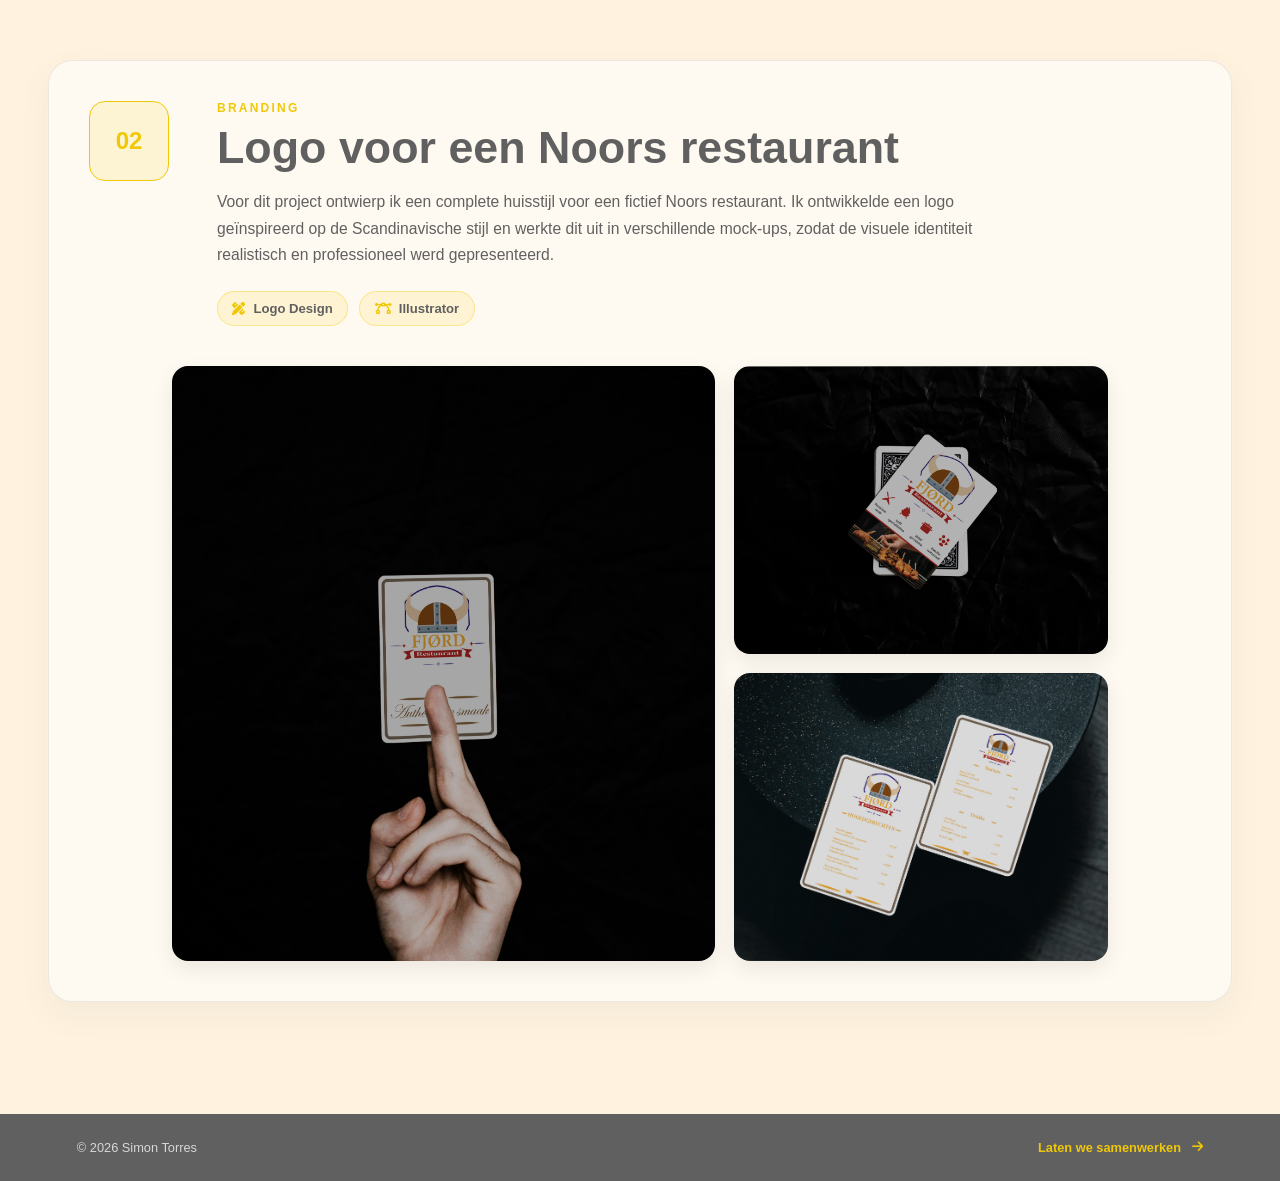
<file: projecten.html>
<!DOCTYPE html>
<html lang="en">
<head>
    <meta charset="UTF-8">
    <meta name="viewport" content="width=device-width, initial-scale=1.0">
    <title>Projecten</title>
    <link rel="stylesheet" href="style.css">
    <script src="index.js" defer></script>
    <link href="https://cdnjs.cloudflare.com/ajax/libs/font-awesome/6.5.2/css/all.min.css" rel="stylesheet">

</head>
<body>
<header class="navbar">

    <div class="tekst">
        <h2>Simon Torres</h2>
        <p>Student Digitale Vormgeving</p>
    </div>

    <nav>
        <a href="index.html">Home</a>
        <a href="overmij.html">Over mij</a>
        <a href="carriere.html">Carrière</a>
        <a href="projecten.html" class="active">Projecten</a>
        <a href="contact.html">Contact</a>
    </nav>

</header>

<main class="projecten-pagina">

    <section class="projecten-hero">

        <span class="boven-titel">MIJN WERK</span>

        <h1>
            Creatieve ideeën.
            <span>Visueel uitgewerkt.</span>
        </h1>

        <div class="hero-lijn"></div>

        <p>
            Hieronder vind je een selectie van projecten die ik tijdens mijn
            opleiding heb gemaakt. Elk project toont mijn creatieve proces,
            technische vaardigheden en aandacht voor detail.
        </p>

    </section>

    <section class="projecten-lijst">

        <article class="project">

            <div class="project-header">

                <div class="project-nummer">
                    01
                </div>

                <div class="project-titel">

                    <span>GRAFISCH ONTWERP</span>

                    <h2>Posterontwerp</h2>

                    <p>
                        Voor dit project ontwierp ik een visuele poster waarbij
                        compositie, typografie en beeldbewerking centraal stonden.
                        Ik combineerde Photoshop en Illustrator om tot een sterk
                        en samenhangend eindresultaat te komen.
                    </p>

                    <div class="project-tools">

                        <span>
                            <i class="fa-solid fa-image"></i>
                            Photoshop
                        </span>

                        <span>
                            <i class="fa-solid fa-bezier-curve"></i>
                            Illustrator
                        </span>

                    </div>

                </div>

            </div>

            <div class="project-galerij">

                <figure class="project-afbeelding">
                    <img
                            src="assets/simon/Online%20%5BHersteld%5D-1.jpg"
                            alt="Eerste versie van het posterontwerp"
                    >

                    <figcaption>
                        Film UP
                    </figcaption>
                </figure>

                <figure class="project-afbeelding">
                    <img
                            src="assets/simon/Online%20%5BHersteld%5D-3.jpg"
                            alt="Uitwerking van het posterontwerp"
                    >

                    <figcaption>
                        Film Aladdin
                    </figcaption>
                </figure>

                <figure class="project-afbeelding">
                    <img
                            src="assets/simon/Online%20%5BHersteld%5D-2.jpg"
                            alt="Definitieve versie van het posterontwerp"
                    >

                    <figcaption>
                        Film Now You See Me
                    </figcaption>
                </figure>

            </div>

        </article>

        <article class="project noors-project">

            <div class="project-header">

                <div class="project-nummer">
                    02
                </div>

                <div class="project-titel">

                    <span>BRANDING</span>

                    <h2>Logo voor een Noors restaurant</h2>

                    <p>
                        Voor dit project ontwierp ik een complete huisstijl voor een fictief
                        Noors restaurant. Ik ontwikkelde een logo geïnspireerd op de
                        Scandinavische stijl en werkte dit uit in verschillende mock-ups,
                        zodat de visuele identiteit realistisch en professioneel werd
                        gepresenteerd.
                    </p>

                    <div class="project-tools">

                <span>
                    <i class="fa-solid fa-pen-ruler"></i>
                    Logo Design
                </span>

                        <span>
                    <i class="fa-solid fa-bezier-curve"></i>
                    Illustrator
                </span>

                    </div>

                </div>

            </div>

            <div class="project-galerij">

                <figure class="project-afbeelding horizontaal">

                    <img
                            src="assets/simon/Moke%20up%201.jpg"
                            alt="Fjord ontwerp"
                    >

                    <figcaption>
                        Branding Mock-up
                    </figcaption>

                </figure>

                <figure class="project-afbeelding verticaal">

                    <img
                            src="assets/simon/Moke%20up%202.jpg"
                            alt="Fjord ontwerp"
                    >

                    <figcaption>
                        Visitekaartje
                    </figcaption>

                </figure>

                <figure class="project-afbeelding verticaal">

                    <img
                            src="assets/simon/Moke%20up%203.png"
                            alt="Fjord ontwerp"
                    >

                    <figcaption>
                        Menukaart
                    </figcaption>

                </figure>

            </div>

        </article>

    </section>


</main>


<footer class="contact-footer">

    <p>
        © 2026 Simon Torres
    </p>

    <a href="mailto:simontrs14@outlook.com">
        Laten we samenwerken
        <i class="fa-solid fa-arrow-right"></i>
    </a>

</footer>

</body>
</html>
</file>
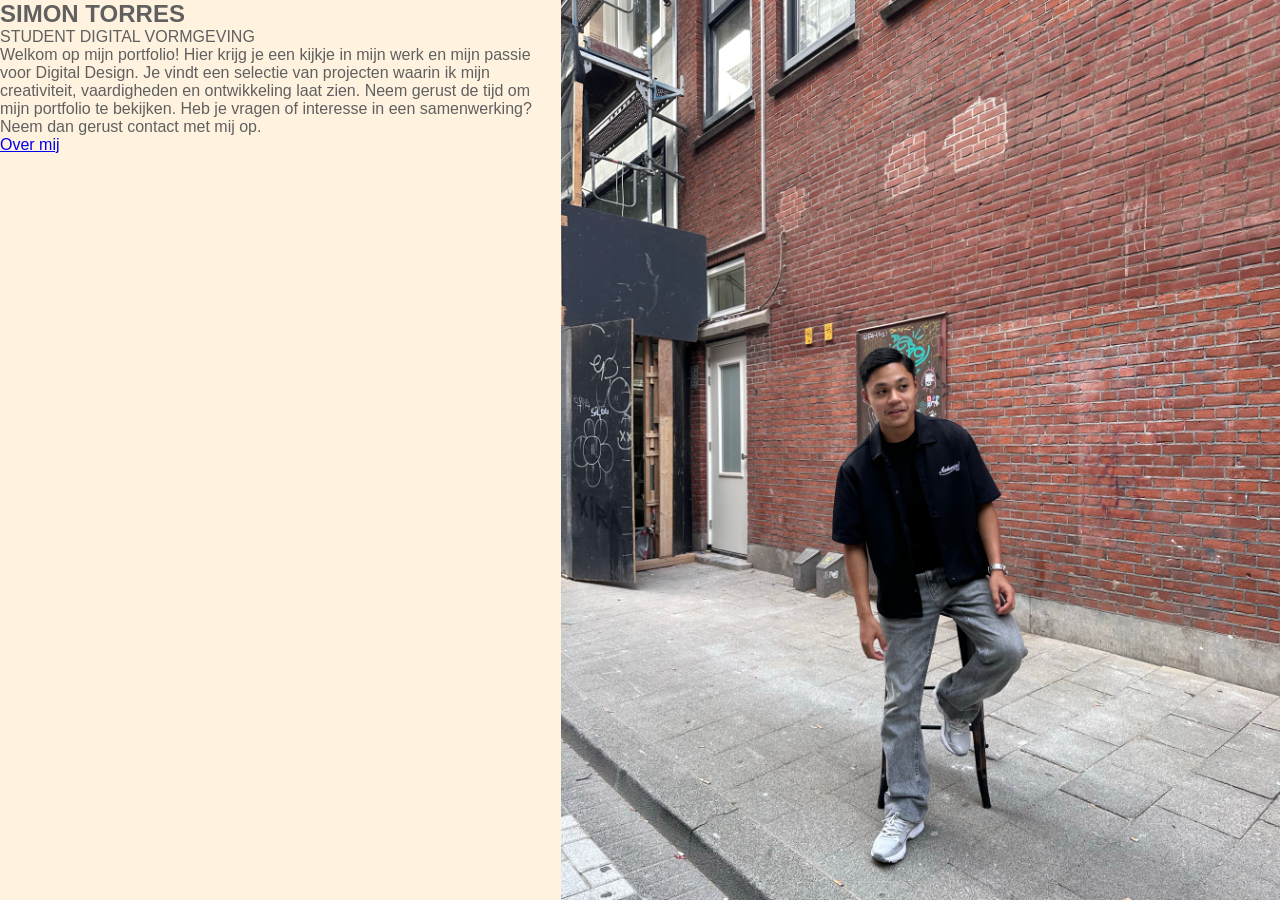
<file: startpagina.html>
<!DOCTYPE html>
<html lang="en">
<head>
    <meta charset="UTF-8">
    <title>Startpagina</title>
    <link href="https://cdnjs.cloudflare.com/ajax/libs/font-awesome/6.5.2/css/all.min.css" rel="stylesheet">
    <link rel="stylesheet" href="style.css">
</head>
<body>
<section class="startpagina">

    <div class="left">

        <h1>
            <span class="oranje">SIMON</span>

            <span class="outline">TORRES</span>
        </h1>

        <div class="label">
            STUDENT DIGITAL VORMGEVING
        </div>

        <p>
            Welkom op mijn portfolio! Hier krijg je een kijkje in mijn werk en mijn passie voor
            Digital Design. Je vindt een selectie van projecten waarin ik mijn creativiteit,
            vaardigheden en ontwikkeling laat zien. Neem gerust de tijd om mijn portfolio te
            bekijken. Heb je vragen of interesse in een samenwerking? Neem dan gerust contact met mij op.
        </p>

        <div class="buttons">
            <a href="overmij.html" class="btn filled">Over mij</a>
        </div>

    </div>

    <div class="right">
        <img src="assets/simon/Image%20(7).jpg" alt="Simon"/>
    </div>

</section>
</body>
</html>
</file>
<file: style.css>
*{
    margin:0;
    padding:0;
    box-sizing:border-box;
}

:root{
    --background:#FFF3E0;
    --text:#616060;
    --accent:#F0C808;
    --white:#ffffff;
}

html{
    width:100%;
    scroll-behavior:smooth;
}

body{
    width:100%;
    min-height:100vh;
    overflow-x:hidden;
    background:var(--background);
    color:var(--text);
    font-family:Arial, Helvetica, sans-serif;
}

img{
    max-width:100%;
}

.startpagina{
    width:100%;
    height:100vh;
    display:flex;
    overflow:hidden;
    background:var(--background, #FFF3E0);

    .links{
        width:55%;
        height:100%;
        min-width:0;
        display:flex;
        flex-direction:column;
        justify-content:center;
        padding:
                clamp(1rem, 3vh, 3rem)
                clamp(1.5rem, 5vw, 6rem);
        overflow:hidden;

        .oranje,
        .outline{
            font-size:clamp(3rem, 6vw, 6.5rem);
            font-weight:900;
            line-height:0.88;
        }

        .oranje{
            color:var(--accent, #F0C808);
        }

        .outline{
            color:transparent;
            -webkit-text-stroke:
                    clamp(2px, 0.25vw, 4px)
                    var(--text, #616060);
        }

        .label{
            width:fit-content;
            margin:clamp(0.8rem, 2vh, 1.5rem) 0;
            padding:0.65rem 1.2rem;

            background:var(--accent, #F0C808);
            color:#fff;

            font-size:clamp(0.7rem, 1vw, 1rem);
            font-weight:700;
            letter-spacing:0.1rem;
        }

        p{
            max-width:38rem;
            margin-bottom:clamp(0.6rem, 1.5vh, 1.2rem);

            color:var(--text, #616060);

            font-size:clamp(0.9rem, 1.35vw, 1.35rem);
            line-height:1.5;
        }

        .buttons{
            display:flex;
            flex-wrap:wrap;
            gap:0.8rem;
            margin-top:clamp(0.4rem, 1.5vh, 1.5rem);

            .btn{
                min-height:2.7rem;
                display:inline-flex;
                align-items:center;
                justify-content:center;

                padding:0.7rem clamp(1rem, 2vw, 2rem);

                background:var(--accent, #F0C808);
                color:#fff;

                border-radius:0.5rem;

                font-size:clamp(0.8rem, 1vw, 1rem);
                font-weight:700;

                text-decoration:none;

                transition:
                        transform 0.3s ease,
                        background-color 0.3s ease,
                        color 0.3s ease,
                        box-shadow 0.3s ease;

                &:hover,
                &:focus-visible{
                    background:var(--text, #616060);
                    color:#fff;

                    transform:translateY(-0.15rem);

                    box-shadow:
                            0 0.5rem 1.2rem
                            rgba(240,200,8,0.35);
                }
            }
        }
    }

    .rechts{
        width:45%;
        height:100%;
        overflow:hidden;

        img{
            width:100%;
            height:100%;
            display:block;

            object-fit:cover;
            object-position:center;
        }
    }

    @media(max-width:850px){
        flex-direction:column;

        .links{
            width:100%;
            height:64%;
            padding:1rem 1.5rem;

            .oranje,
            .outline{
                font-size:clamp(2.4rem, 9vw, 4rem);
            }

            p{
                font-size:clamp(0.8rem, 2vw, 1rem);
                line-height:1.35;
            }

            .label{
                margin:0.6rem 0;
                padding:0.5rem 0.9rem;
            }

            .buttons{
                margin-top:0.4rem;

                .btn{
                    min-height:2.3rem;
                    padding:0.55rem 1rem;
                }
            }
        }

        .rechts{
            width:100%;
            height:36%;
        }
    }

    @media(max-width:500px){
        .links{
            height:70%;
            padding:0.7rem 1rem;

            .oranje,
            .outline{
                font-size:clamp(1.9rem, 10vw, 3rem);
            }

            p{
                margin-bottom:0.4rem;
                font-size:0.76rem;
                line-height:1.3;
            }

            .label{
                margin:0.45rem 0;
                padding:0.4rem 0.7rem;
                font-size:0.65rem;
            }

            .buttons{
                gap:0.5rem;
                margin-top:0.3rem;

                .btn{
                    flex:1;
                    min-height:2.1rem;
                    padding:0.4rem 0.5rem;
                    font-size:0.7rem;
                }
            }
        }

        .rechts{
            height:30%;
        }
    }

    @media(max-height:750px) and (min-width:851px){
        .links{
            padding-top:1rem;
            padding-bottom:1rem;

            .oranje,
            .outline{
                font-size:clamp(2.8rem, 5.5vw, 5rem);
            }

            .label{
                margin:0.5rem 0;
                padding:0.5rem 1rem;
            }

            p{
                margin-bottom:0.5rem;
                font-size:clamp(0.8rem, 1.2vw, 1rem);
                line-height:1.35;
            }

            .buttons{
                margin-top:0.4rem;

                .btn{
                    min-height:2.3rem;
                    padding:0.55rem 1rem;
                }
            }
        }
    }
}

.navbar{
    position:fixed;
    top:0;
    left:0;
    width:100%;
    height:6rem;
    display:flex;
    align-items:center;
    justify-content:space-between;
    gap:2rem;
    padding:0 3rem;
    background:rgba(255,243,224,0.96);
    border-bottom:0.2rem solid var(--accent);
    box-shadow:0 0.35rem 1.2rem rgba(240,200,8,0.3);
    backdrop-filter:blur(14px);
    -webkit-backdrop-filter:blur(14px);
    z-index:1000;
    transform:translateY(0);
    transition:
            transform 0.35s ease,
            box-shadow 0.3s ease;

    &.hide{
        transform:translateY(-110%);
    }

    .logo{
        display:flex;
        align-items:center;
        gap:1rem;
        flex-shrink:0;

        img{
            width:4.5rem;
            height:4.5rem;
            display:block;
            object-fit:cover;
            object-position:center;
            border:0.18rem solid var(--accent);
            border-radius:50%;
        }

        .tekst{
            h2{
                margin:0;
                color:var(--text);
                font-size:1.15rem;
            }

            p{
                margin-top:0.2rem;
                color:var(--text);
                font-size:0.8rem;
            }
        }
    }

    nav{
        display:flex;
        align-items:center;
        justify-content:flex-end;
        flex-wrap:wrap;
        gap:clamp(1rem, 3vw, 2.5rem);

        a{
            position:relative;
            color:var(--text);
            font-size:0.95rem;
            font-weight:600;
            text-decoration:none;
            white-space:nowrap;
            transition:color 0.2s ease;

            &::after{
                content:"";
                position:absolute;
                left:0;
                bottom:-0.45rem;
                width:0;
                height:0.15rem;
                background:var(--accent);
                transition:width 0.2s ease;
            }

            &:hover,
            &:focus-visible,
            &.active{
                color:var(--accent);

                &::after{
                    width:100%;
                }
            }
        }
    }

    @media(max-width:900px){
        height:5.5rem;
        padding:0 1.5rem;
        gap:1rem;

        .logo{
            img{
                width:3.8rem;
                height:3.8rem;
            }

            .tekst{
                h2{
                    font-size:1rem;
                }

                p{
                    font-size:0.72rem;
                }
            }
        }

        nav{
            gap:1.1rem;

            a{
                font-size:0.82rem;
            }
        }
    }

    @media(max-width:650px){
        height:auto;
        min-height:7.5rem;
        flex-direction:column;
        align-items:flex-start;
        justify-content:center;
        gap:0.7rem;
        padding:0.7rem 1rem;

        .logo{
            img{
                width:3rem;
                height:3rem;
            }

            .tekst{
                h2{
                    font-size:0.95rem;
                }

                p{
                    font-size:0.68rem;
                }
            }
        }

        nav{
            width:100%;
            overflow-x:auto;
            justify-content:flex-start;
            flex-wrap:nowrap;
            gap:1rem;
            padding-bottom:0.25rem;
            scrollbar-width:none;

            &::-webkit-scrollbar{
                display:none;
            }

            a{
                flex-shrink:0;
                font-size:0.78rem;
            }
        }
    }

    @media(max-width:400px){
        .logo{
            .tekst{
                display:none;
            }
        }
    }
}

.overmij-hero{
    width:100%;
    min-height:100vh;
    display:grid;
    grid-template-columns:minmax(0, 48%) minmax(0, 52%);
    align-items:start;
    padding-top:4rem;
    background:var(--background);

    .overmij-content{
        width:100%;
        min-width:0;
        display:flex;
        flex-direction:column;
        align-items:flex-start;
        justify-content:flex-start;
        padding:4rem 3rem 4rem clamp(2rem, 7vw, 8rem);

        .boven-titel{
            display:block;
            margin-bottom:1.2rem;
            color:var(--accent);
            font-size:0.9rem;
            font-weight:700;
            letter-spacing:0.15rem;
        }

        h1{
            max-width:9ch;
            margin:0;
            color:var(--text);
            font-size:clamp(3.5rem, 7vw, 6.5rem);
            line-height:0.9;
            overflow-wrap:anywhere;

            span{
                display:block;
                color:var(--accent);
            }

            .outline-naam{
                color:transparent;
                -webkit-text-stroke:clamp(2px, 0.25vw, 3px) var(--text);
            }
        }

        .lijn{
            width:4rem;
            height:0.22rem;
            margin:2rem 0;
            background:var(--accent);
        }

        p{
            max-width:34rem;
            margin-bottom:2rem;
            color:var(--text);
            font-size:clamp(1rem, 1.3vw, 1.15rem);
            line-height:1.75;
        }

        .project-knop{
            width:max-content;
            display:inline-flex;
            align-items:center;
            justify-content:center;
            gap:1.2rem;
            padding:0.9rem 1.4rem;
            background:var(--accent);
            color:var(--background);
            border:0.15rem solid var(--accent);
            border-radius:0.5rem;
            font-weight:700;
            text-decoration:none;
            transition:
                    background-color 0.3s ease,
                    color 0.3s ease,
                    transform 0.3s ease,
                    box-shadow 0.3s ease;

            span,
            i{
                transition:transform 0.3s ease;
            }

            &:hover,
            &:focus-visible{
                background:var(--text);
                color:var(--background);
                transform:translateY(-0.2rem);
                box-shadow:0 0.65rem 1.5rem rgba(240,200,8,0.35);

                span,
                i{
                    transform:translateX(0.3rem);
                }
            }
        }
    }

    .overmij-foto{
        position:relative;
        overflow:hidden;

        img{
            width:100%;
            height:100%;
            object-fit:cover;
        }

        &::before{
            content:"";
            position:absolute;
            inset:0;
            z-index:2;
            pointer-events:none;
            background:
                    linear-gradient(
                            to right,
                            #FFF3E0 0%,
                            rgba(255,243,224,.95) 8%,
                            rgba(255,243,224,.65) 18%,
                            rgba(255,243,224,0) 35%
                    ),
                    linear-gradient(
                            to top,
                            #FFF3E0 0%,
                            rgba(255,243,224,.95) 8%,
                            rgba(255,243,224,.55) 18%,
                            rgba(255,243,224,0) 35%
                    );
        }
    }

    @media(max-width:900px){
        grid-template-columns:1fr;
        padding-top:5.5rem;

        .overmij-content{
            padding:3rem 2rem;

            p{
                max-width:45rem;
            }
        }

        .overmij-foto{
            height:50vh;
            min-height:24rem;

            &::before{
                background:linear-gradient(
                        180deg,
                        var(--background) 0%,
                        rgba(255,243,224,0.88) 8%,
                        rgba(255,243,224,0) 30%
                );
            }
        }
    }

    @media(max-width:650px){
        padding-top:7.5rem;

        .overmij-content{
            padding:2.5rem 1.25rem;

            h1{
                font-size:clamp(3rem, 16vw, 4.5rem);
            }

            p{
                font-size:1rem;
            }

            .project-knop{
                width:100%;
            }
        }

        .overmij-foto{
            height:42vh;
            min-height:20rem;
        }
    }
}

.educatie{
    width:100%;
    padding-top:8rem;
    max-width:72rem;
    margin:0 auto;
    background:var(--background);

    .educatie-titel{
        display:flex;
        align-items:center;
        gap:1rem;
        margin-bottom:3rem;

        .titel-icoon{
            width:3.2rem;
            height:3.2rem;
            display:flex;
            align-items:center;
            justify-content:center;
            flex-shrink:0;
            background:var(--accent);
            color:var(--white);
            border-radius:0.8rem;
            font-size:1.3rem;

            i{
                color:var(--white);
                font-size:1.3rem;
            }
        }

        h2{
            margin:0;
            color:var(--text);
            font-size:clamp(1.8rem, 4vw, 2.5rem);
            font-weight:900;
            letter-spacing:0.05rem;
            text-transform:uppercase;
        }
    }

    .tijdlijn{
        position:relative;
        display:flex;
        flex-direction:column;
        gap:5rem;
        padding:1rem 0 1rem 5rem;

        &::before{
            content:"";
            position:absolute;
            top:0;
            bottom:0;
            left:1.4rem;
            width:0.15rem;
            background:#dedede;
        }

        .tijdlijn-item{
            position:relative;
            display:grid;
            grid-template-columns:5.5rem minmax(0, 1fr);
            align-items:center;
            gap:2rem;

            .tijdlijn-punt{
                position:absolute;
                top:50%;
                left:-4.15rem;
                width:0.9rem;
                height:0.9rem;
                background:var(--accent);
                border:0.2rem solid var(--background);
                border-radius:50%;
                box-shadow:0 0 0 0.1rem var(--accent);
                transform:translateY(-50%);
            }

            .school-logo{
                width:5.5rem;
                height:5.5rem;
                display:flex;
                align-items:center;
                justify-content:center;
                padding:0.5rem;
                background:var(--white);
                border:0.08rem solid #ddd;
                border-radius:0.8rem;
                box-shadow:0 0.35rem 1rem rgba(0,0,0,0.07);

                img{
                    width:100%;
                    height:100%;
                    display:block;
                    object-fit:contain;
                }
            }

            .inhoud{
                min-width:0;

                .jaar{
                    display:inline-block;
                    margin-bottom:0.7rem;
                    padding:0.4rem 0.75rem;
                    background:var(--accent);
                    color:var(--white);
                    border-radius:0.25rem;
                    font-size:0.75rem;
                    font-weight:800;
                    text-transform:uppercase;
                }

                h3{
                    margin:0 0 0.35rem;
                    color:var(--text);
                    font-size:clamp(1.25rem, 2.5vw, 1.65rem);
                    font-weight:900;
                }

                p{
                    margin:0;
                    color:var(--accent);
                    font-size:1rem;
                    line-height:1.5;
                }
            }
        }
    }

    @media(max-width:700px){
        padding:4rem 1rem;

        .educatie-titel{
            .titel-icoon{
                width:2.8rem;
                height:2.8rem;
                font-size:1.1rem;

                i{
                    font-size:1.1rem;
                }
            }

            h2{
                font-size:1.8rem;
            }
        }

        .tijdlijn{
            gap:3.5rem;
            padding-left:3.8rem;

            &::before{
                left:1rem;
            }

            .tijdlijn-item{
                grid-template-columns:4.5rem minmax(0, 1fr);
                gap:1rem;

                .tijdlijn-punt{
                    left:-3.2rem;
                }

                .school-logo{
                    width:4.5rem;
                    height:4.5rem;
                }

                .inhoud{
                    .jaar{
                        font-size:0.7rem;
                    }

                    h3{
                        font-size:1.2rem;
                    }

                    p{
                        font-size:0.9rem;
                    }
                }
            }
        }
    }

    @media(max-width:480px){
        padding:3rem 1rem;

        .educatie-titel{
            align-items:flex-start;

            h2{
                font-size:1.5rem;
            }
        }

        .tijdlijn{
            padding-left:2.8rem;

            &::before{
                left:0.7rem;
            }

            .tijdlijn-item{
                grid-template-columns:1fr;
                gap:1rem;

                .tijdlijn-punt{
                    top:2rem;
                    left:-2.45rem;
                    transform:none;
                }

                .school-logo{
                    width:4rem;
                    height:4rem;
                }

                .inhoud{
                    .jaar{
                        margin-bottom:0.5rem;
                    }
                }
            }
        }
    }
}

@media(prefers-reduced-motion:reduce){
    *,
    *::before,
    *::after{
        scroll-behavior:auto !important;
        transition-duration:0.01ms !important;
        animation-duration:0.01ms !important;
        animation-iteration-count:1 !important;
    }
}

.buiten-studie{
    width:100%;
    max-width:78rem;
    margin:0 auto;
    padding:5rem 2rem;
    background:var(--background, #FFF3E0);

    .sectie-titel{
        display:flex;
        align-items:center;
        gap:1rem;
        margin-bottom:3rem;

        .titel-icoon{
            width:3.2rem;
            height:3.2rem;
            display:flex;
            align-items:center;
            justify-content:center;
            flex-shrink:0;
            background:var(--accent, #F0C808);
            color:#fff;
            border-radius:0.7rem;
            font-size:1.25rem;
            transition:
                    transform 0.35s ease,
                    box-shadow 0.35s ease;

            &:hover{
                transform:rotate(-5deg) scale(1.06);
                box-shadow:0 0.5rem 1.2rem rgba(240,200,8,0.3);
            }
        }

        > div{
            span{
                display:block;
                margin-bottom:0.25rem;
                color:var(--accent, #F0C808);
                font-size:0.75rem;
                font-weight:800;
                letter-spacing:0.15rem;
            }

            h2{
                margin:0;
                color:var(--text, #616060);
                font-size:clamp(1.8rem, 4vw, 2.6rem);
                font-weight:900;
                line-height:1.1;
            }
        }
    }

    .persoonlijk-grid{
        display:grid;
        grid-template-columns:1.35fr repeat(3, minmax(0, 1fr));
        align-items:stretch;
        gap:1.5rem;

        .persoonlijk-intro,
        .interesse-kaart{
            position:relative;
            min-width:0;
            padding:2rem;
            overflow:hidden;
            background:rgba(255,255,255,0.45);
            border:0.08rem solid rgba(97,96,96,0.15);
            border-radius:1.2rem;
            box-shadow:0 0.5rem 1.4rem rgba(97,96,96,0.06);
            transition:
                    transform 0.35s ease,
                    background-color 0.35s ease,
                    border-color 0.35s ease,
                    box-shadow 0.35s ease;

            &::after{
                content:"";
                position:absolute;
                left:0;
                bottom:0;
                width:0;
                height:0.25rem;
                background:var(--accent, #F0C808);
                transition:width 0.35s ease;
            }

            &:hover,
            &:focus-within{
                background:#fff;
                border-color:rgba(240,200,8,0.4);
                transform:translateY(-0.4rem);
                box-shadow:0 1rem 2.2rem rgba(97,96,96,0.12);

                &::after{
                    width:100%;
                }
            }
        }

        .persoonlijk-intro{
            display:flex;
            flex-direction:column;
            justify-content:center;
            border-left:0.25rem solid var(--accent, #F0C808);

            h3{
                margin:0 0 1rem;
                color:var(--text, #616060);
                font-size:clamp(1.4rem, 2.4vw, 2rem);
                line-height:1.2;
                transition:
                        color 0.35s ease,
                        transform 0.35s ease;
            }

            p{
                margin:0;
                color:var(--text, #616060);
                font-size:1rem;
                line-height:1.75;
                transition:
                        opacity 0.35s ease,
                        transform 0.35s ease;
            }

            &:hover,
            &:focus-within{
                h3{
                    color:var(--accent, #F0C808);
                    transform:translateX(0.2rem);
                }

                p{
                    transform:translateY(0.15rem);
                }
            }
        }

        .interesse-kaart{
            display:flex;
            flex-direction:column;
            align-items:flex-start;

            .kaart-icoon{
                width:3rem;
                height:3rem;
                display:flex;
                align-items:center;
                justify-content:center;
                flex-shrink:0;
                margin-bottom:1.25rem;
                background:rgba(240,200,8,0.14);
                color:var(--accent, #F0C808);
                border:0.12rem solid var(--accent, #F0C808);
                border-radius:50%;
                font-size:1.2rem;
                transition:
                        transform 0.35s ease,
                        background-color 0.35s ease,
                        color 0.35s ease;
            }

            h3{
                margin:0 0 0.7rem;
                color:var(--text, #616060);
                font-size:1.2rem;
                font-weight:800;
                transition:
                        color 0.35s ease,
                        transform 0.35s ease;
            }

            p{
                margin:0;
                color:var(--text, #616060);
                font-size:0.95rem;
                line-height:1.65;
                transition:
                        opacity 0.35s ease,
                        transform 0.35s ease;
            }

            &:hover,
            &:focus-within{
                .kaart-icoon{
                    background:var(--accent, #F0C808);
                    color:#fff;
                    transform:rotate(-6deg) scale(1.08);
                }

                h3{
                    color:var(--accent, #F0C808);
                    transform:translateX(0.2rem);
                }

                p{
                    transform:translateY(0.15rem);
                }
            }
        }
    }

    @media(max-width:1050px){
        .persoonlijk-grid{
            grid-template-columns:repeat(2, minmax(0, 1fr));

            .persoonlijk-intro{
                grid-column:1 / -1;
            }
        }
    }

    @media(max-width:700px){
        padding:4rem 1.25rem;

        .sectie-titel{
            align-items:flex-start;
            margin-bottom:2rem;

            .titel-icoon{
                width:2.8rem;
                height:2.8rem;
                font-size:1.05rem;
            }
        }

        .persoonlijk-grid{
            grid-template-columns:1fr;
            gap:1rem;

            .persoonlijk-intro{
                grid-column:auto;
            }

            .persoonlijk-intro,
            .interesse-kaart{
                padding:1.5rem;
            }
        }
    }

    @media(max-width:450px){
        padding:3rem 1rem;

        .sectie-titel{
            gap:0.8rem;

            > div{
                h2{
                    font-size:1.6rem;
                }
            }
        }

        .persoonlijk-grid{
            .persoonlijk-intro,
            .interesse-kaart{
                padding:1.25rem;
            }

            .persoonlijk-intro{
                p{
                    font-size:0.95rem;
                }
            }

            .interesse-kaart{
                .kaart-icoon{
                    width:2.7rem;
                    height:2.7rem;
                    font-size:1rem;
                }

                h3{
                    font-size:1.1rem;
                }

                p{
                    font-size:0.9rem;
                }
            }
        }
    }
}

@media(prefers-reduced-motion:reduce){
    .buiten-studie{
        .titel-icoon,
        .persoonlijk-intro,
        .interesse-kaart,
        .kaart-icoon,
        h3,
        p,
        .persoonlijk-intro::after,
        .interesse-kaart::after{
            transition:none !important;
            transform:none !important;
        }
    }
}

.fotografie{
    width:100%;
    max-width:78rem;
    margin:0 auto;
    padding:5rem 2rem;

    .fotografie-titel{
        display:flex;
        align-items:center;
        gap:1rem;
        margin-bottom:1rem;

        .titel-icoon{
            width:3.2rem;
            height:3.2rem;
            display:flex;
            align-items:center;
            justify-content:center;
            flex-shrink:0;
            background:var(--accent, #F0C808);
            color:#fff;
            border-radius:0.8rem;
            font-size:1.3rem;
            transition:
                    transform 0.35s ease,
                    background-color 0.35s ease;

            &:hover{
                transform:rotate(-5deg) scale(1.06);
            }
        }

        > div{
            span{
                display:block;
                margin-bottom:0.2rem;
                color:var(--accent, #F0C808);
                font-size:0.8rem;
                font-weight:700;
                letter-spacing:0.15rem;
            }

            h2{
                margin:0;
                color:var(--text, #616060);
                font-size:clamp(2rem, 4vw, 2.8rem);
                font-weight:900;
                line-height:1.1;
            }
        }
    }

    .fotografie-intro{
        max-width:45rem;
        margin-bottom:3rem;
        color:var(--text, #616060);
        font-size:1rem;
        line-height:1.8;
    }

    .foto-grid{
        display:grid;
        grid-template-columns:repeat(3, minmax(0, 1fr));
        gap:1.5rem;

        .foto-item{
            position:relative;
            min-width:0;
            aspect-ratio:2 / 3;
            overflow:hidden;
            background:#fff;
            border:0.08rem solid rgba(97,96,96,0.12);
            border-radius:1.2rem;
            box-shadow:0 0.6rem 1.5rem rgba(0,0,0,0.08);
            cursor:pointer;
            isolation:isolate;
            transition:
                    transform 0.35s ease,
                    border-color 0.35s ease,
                    box-shadow 0.35s ease;

            &::before{
                content:"";
                position:absolute;
                left:0;
                bottom:0;
                width:0;
                height:0.28rem;
                z-index:4;
                background:var(--accent, #F0C808);
                transition:width 0.4s ease;
            }

            &::after{
                content:"";
                position:absolute;
                inset:0;
                z-index:1;
                background:linear-gradient(
                        to top,
                        rgba(0,0,0,0.82) 0%,
                        rgba(0,0,0,0.3) 42%,
                        rgba(0,0,0,0) 70%
                );
                opacity:0;
                transition:opacity 0.35s ease;
            }

            img{
                width:100%;
                height:100%;
                display:block;
                object-fit:cover;
                object-position:center;
                transition:
                        transform 0.5s ease,
                        filter 0.35s ease;
            }

            figcaption{
                position:absolute;
                left:1.2rem;
                right:1.2rem;
                bottom:1.3rem;
                z-index:3;
                color:#fff;
                opacity:0;
                transform:translateY(1rem);
                transition:
                        opacity 0.35s ease,
                        transform 0.35s ease;

                span{
                    display:block;
                    margin-bottom:0.25rem;
                    font-size:1.15rem;
                    font-weight:800;
                }

                p{
                    margin:0;
                    color:rgba(255,255,255,0.85);
                    font-size:0.9rem;
                }
            }

            &:hover,
            &:focus-within{
                border-color:rgba(240,200,8,0.55);
                transform:translateY(-0.45rem);
                box-shadow:0 1rem 2.2rem rgba(0,0,0,0.14);

                &::before{
                    width:100%;
                }

                &::after{
                    opacity:1;
                }

                img{
                    transform:scale(1.08);
                    filter:saturate(1.08);
                }

                figcaption{
                    opacity:1;
                    transform:translateY(0);
                }
            }
        }
    }

    @media(max-width:900px){
        .foto-grid{
            grid-template-columns:repeat(2, minmax(0, 1fr));
        }
    }

    @media(max-width:600px){
        padding:4rem 1.25rem;

        .fotografie-titel{
            align-items:flex-start;

            .titel-icoon{
                width:2.8rem;
                height:2.8rem;
                font-size:1.1rem;
            }

            > div{
                h2{
                    font-size:2rem;
                }
            }
        }

        .fotografie-intro{
            font-size:0.95rem;
        }

        .foto-grid{
            grid-template-columns:1fr;
            gap:1rem;

            .foto-item{
                aspect-ratio:4 / 5;

                &::before{
                    width:100%;
                }

                &::after{
                    opacity:1;
                }

                figcaption{
                    opacity:1;
                    transform:none;
                }
            }
        }
    }

    @media(max-width:400px){
        padding:3rem 1rem;

        .foto-grid{
            .foto-item{
                figcaption{
                    left:1rem;
                    right:1rem;
                    bottom:1rem;

                    span{
                        font-size:1rem;
                    }

                    p{
                        font-size:0.82rem;
                    }
                }
            }
        }
    }
}

@media(prefers-reduced-motion:reduce){
    .fotografie{
        .titel-icoon,
        .foto-item,
        .foto-item img,
        .foto-item::before,
        .foto-item::after,
        .foto-item figcaption{
            transition:none !important;
            transform:none !important;
        }
    }
}

.soft-skills{
    width:100%;
    max-width:78rem;
    margin:0 auto;
    padding:5rem 2rem;
    background:var(--background, #FFF3E0);

    .soft-skills-titel{
        display:flex;
        align-items:center;
        gap:1rem;
        margin-bottom:3rem;

        .titel-icoon{
            width:3.2rem;
            height:3.2rem;
            display:flex;
            align-items:center;
            justify-content:center;
            flex-shrink:0;
            background:var(--accent, #F0C808);
            color:#fff;
            border-radius:0.8rem;
            font-size:1.25rem;
        }

        > div{
            span{
                display:block;
                margin-bottom:0.25rem;
                color:var(--accent, #F0C808);
                font-size:0.75rem;
                font-weight:800;
                letter-spacing:0.15rem;
            }

            h2{
                margin:0;
                color:var(--text, #616060);
                font-size:clamp(1.9rem, 4vw, 2.8rem);
                font-weight:900;
                line-height:1.1;
            }
        }
    }

    .soft-skills-grid{
        display:grid;
        grid-template-columns:repeat(3, minmax(0, 1fr));
        gap:1.5rem;

        .soft-skill-kaart{
            position:relative;
            min-width:0;
            min-height:17rem;
            display:flex;
            flex-direction:column;
            align-items:flex-start;
            padding:2rem;
            overflow:hidden;
            background:rgba(255,255,255,0.65);
            border:0.08rem solid rgba(97,96,96,0.12);
            border-radius:1.4rem;
            box-shadow:0 0.8rem 2rem rgba(97,96,96,0.06);
            transition:
                    transform 0.35s ease,
                    background-color 0.35s ease,
                    box-shadow 0.35s ease;


            .soft-skill-icoon{
                width:3.8rem;
                height:3.8rem;
                display:flex;
                align-items:center;
                justify-content:center;
                margin-bottom:1.5rem;
                background:rgba(240,200,8,0.14);
                color:var(--accent, #F0C808);
                border:0.12rem solid var(--accent, #F0C808);
                border-radius:1rem;
                font-size:1.45rem;
                transition:
                        background-color 0.35s ease,
                        color 0.35s ease,
                        transform 0.35s ease;
            }

            h3{
                margin:0 0 0.8rem;
                color:var(--text, #616060);
                font-size:1.25rem;
                font-weight:900;
            }

            p{
                margin:0;
                color:var(--text, #616060);
                font-size:0.95rem;
                line-height:1.65;
            }

            &::after{
                content:"";
                position:absolute;
                left:0;
                bottom:0;
                width:0;
                height:0.25rem;
                background:var(--accent, #F0C808);
                transition:width 0.35s ease;
            }

            &:hover{
                background:#fff;
                transform:translateY(-0.4rem);
                box-shadow:0 1rem 2.2rem rgba(97,96,96,0.12);

                &::after{
                    width:100%;
                }

                .soft-skill-icoon{
                    background:var(--accent, #F0C808);
                    color:#fff;
                    transform:rotate(-5deg) scale(1.05);
                }
            }
        }
    }

    @media(max-width:950px){
        .soft-skills-grid{
            grid-template-columns:repeat(2, minmax(0, 1fr));
        }
    }

    @media(max-width:600px){
        padding:4rem 1.25rem;

        .soft-skills-titel{
            align-items:flex-start;
            margin-bottom:2rem;

            .titel-icoon{
                width:2.8rem;
                height:2.8rem;
                font-size:1.05rem;
            }

            > div{
                h2{
                    font-size:1.9rem;
                }
            }
        }

        .soft-skills-grid{
            grid-template-columns:1fr;
            gap:1rem;

            .soft-skill-kaart{
                min-height:auto;
                padding:1.5rem;
            }
        }
    }

    @media(max-width:400px){
        padding:3rem 1rem;

        .soft-skills-grid{
            .soft-skill-kaart{
                padding:1.3rem;

                .nummer{
                    font-size:2rem;
                }

                .soft-skill-icoon{
                    width:3.3rem;
                    height:3.3rem;
                    margin-bottom:1.2rem;
                    font-size:1.2rem;
                }

                h3{
                    font-size:1.1rem;
                }

                p{
                    font-size:0.9rem;
                }
            }
        }
    }
}

.hard-skills{
    width:100%;
    max-width:78rem;
    margin:0 auto;
    padding:5rem 2rem;
    background:var(--background, #FFF3E0);

    .skills-titel{
        display:flex;
        align-items:center;
        gap:1rem;
        margin-bottom:3rem;

        .titel-icoon{
            width:3.2rem;
            height:3.2rem;
            display:flex;
            align-items:center;
            justify-content:center;
            flex-shrink:0;
            background:var(--accent, #F0C808);
            color:#fff;
            border-radius:0.8rem;
            font-size:1.25rem;
        }

        > div{
            span{
                display:block;
                margin-bottom:0.25rem;
                color:var(--accent, #F0C808);
                font-size:0.75rem;
                font-weight:800;
                letter-spacing:0.15rem;
            }

            h2{
                margin:0;
                color:var(--text, #616060);
                font-size:clamp(1.9rem, 4vw, 2.8rem);
                font-weight:900;
                line-height:1.1;
            }
        }
    }

    .skills-grid{
        display:grid;
        grid-template-columns:repeat(3, minmax(0, 1fr));
        gap:1.5rem;

        .skill-kaart{
            position:relative;
            min-width:0;
            padding:2rem;
            overflow:hidden;
            background:rgba(255,255,255,0.68);
            border:0.08rem solid rgba(0,0,0,0.08);
            border-radius:1.4rem;
            box-shadow:0 0.8rem 2rem rgba(0,0,0,0.06);
            transition:
                    transform 0.35s ease,
                    box-shadow 0.35s ease,
                    background-color 0.35s ease;

            &::after{
                content:"";
                position:absolute;
                left:0;
                bottom:0;
                width:0;
                height:0.25rem;
                background:var(--accent, #F0C808);
                transition:width 0.35s ease;
            }

            &:hover{
                background:#fff;
                transform:translateY(-0.45rem);
                box-shadow:0 1rem 2.2rem rgba(0,0,0,0.12);

                &::after{
                    width:100%;
                }

                .skill-bovenkant{
                    .skill-logo{
                        background:var(--accent, #F0C808);
                        border-color:var(--accent, #F0C808);
                        transform:rotate(-5deg) scale(1.06);
                    }
                }
            }

            .skill-bovenkant{
                display:flex;
                align-items:center;
                gap:1rem;

                .skill-logo{
                    width:4.5rem;
                    height:4.5rem;
                    display:flex;
                    align-items:center;
                    justify-content:center;
                    flex-shrink:0;
                    padding:0.65rem;
                    background:#FDF3C6;
                    border:0.1rem solid rgba(240,200,8,0.35);
                    border-radius:1rem;
                    transition:
                            transform 0.35s ease,
                            background-color 0.35s ease,
                            border-color 0.35s ease;

                    img{
                        width:100%;
                        height:100%;
                        display:block;
                        object-fit:contain;
                        transition:transform 0.35s ease;
                    }
                }

                .skill-info{
                    min-width:0;

                    h3{
                        margin:0;
                        color:var(--text, #616060);
                        font-size:1.25rem;
                        font-weight:800;
                        line-height:1.2;
                    }

                    .rating{
                        display:flex;
                        align-items:center;
                        gap:0.2rem;
                        margin-top:0.4rem;

                        i{
                            color:var(--accent, #F0C808);
                            font-size:0.9rem;
                            transition:transform 0.25s ease;
                        }
                    }
                }
            }

            .lijn{
                width:100%;
                height:0.08rem;
                margin:1.3rem 0;
                background:rgba(0,0,0,0.08);
            }

            p{
                margin:0;
                color:var(--text, #616060);
                font-size:0.95rem;
                line-height:1.6;
            }

            &:hover{
                .rating{
                    i{
                        &:nth-child(1){
                            transform:translateY(-0.08rem);
                        }

                        &:nth-child(2){
                            transform:translateY(-0.14rem);
                        }

                        &:nth-child(3){
                            transform:translateY(-0.2rem);
                        }

                        &:nth-child(4){
                            transform:translateY(-0.14rem);
                        }

                        &:nth-child(5){
                            transform:translateY(-0.08rem);
                        }
                    }
                }
            }
        }
    }

    @media(max-width:950px){
        .skills-grid{
            grid-template-columns:repeat(2, minmax(0, 1fr));
        }
    }

    @media(max-width:600px){
        padding:4rem 1.25rem;

        .skills-titel{
            align-items:flex-start;
            margin-bottom:2rem;

            .titel-icoon{
                width:2.8rem;
                height:2.8rem;
                font-size:1.05rem;
            }

            > div{
                h2{
                    font-size:1.9rem;
                }
            }
        }

        .skills-grid{
            grid-template-columns:1fr;
            gap:1rem;

            .skill-kaart{
                padding:1.4rem;

                .skill-bovenkant{
                    .skill-logo{
                        width:3.8rem;
                        height:3.8rem;
                        padding:0.55rem;
                    }
                }
            }
        }
    }

    @media(max-width:400px){
        padding:3rem 1rem;

        .skills-grid{
            .skill-kaart{
                padding:1.2rem;

                .skill-bovenkant{
                    align-items:flex-start;

                    .skill-logo{
                        width:3.2rem;
                        height:3.2rem;
                        padding:0.45rem;
                    }

                    .skill-info{
                        h3{
                            font-size:1.05rem;
                        }

                        .rating{
                            i{
                                font-size:0.8rem;
                            }
                        }
                    }
                }

                p{
                    font-size:0.9rem;
                }
            }
        }
    }
}

@media(prefers-reduced-motion:reduce){
    .hard-skills{
        .skill-kaart,
        .skill-logo,
        .rating i{
            transition:none !important;
            transform:none !important;
        }
    }
}

.carriere-pagina{
    width:100%;
    min-height:100vh;
    padding:6rem 0 5rem;
    background:var(--background, #FFF3E0);

    .carriere-hero{
        width:100%;
        max-width:78rem;
        min-height:32rem;
        display:grid;
        grid-template-columns:minmax(0, 1fr) minmax(22rem, 0.8fr);
        align-items:center;
        gap:3rem;
        margin:0 auto;
        padding:5rem 2rem 4rem;

        .hero-tekst{
            .boven-titel{
                display:block;
                margin-bottom:1.2rem;
                color:var(--accent, #F0C808);
                font-size:0.8rem;
                font-weight:800;
                letter-spacing:0.16rem;
            }

            h1{
                max-width:10ch;
                margin:0;
                color:var(--text, #616060);
                font-size:clamp(3.5rem, 7vw, 6.5rem);
                font-weight:900;
                line-height:0.95;

                span{
                    display:block;
                }

                &::first-letter{
                    color:inherit;
                }
            }

            .hero-lijn{
                width:4rem;
                height:0.25rem;
                margin:2rem 0;
                background:var(--accent, #F0C808);
            }

            p{
                max-width:36rem;
                margin:0;
                color:var(--text, #616060);
                font-size:1.05rem;
                line-height:1.8;
            }
        }

        .hero-illustratie{
            position:relative;
            min-height:24rem;
            display:flex;
            align-items:center;
            justify-content:center;

            .illustratie-cirkel{
                position:absolute;
                width:20rem;
                height:20rem;
                background:rgba(240,200,8,0.12);
                border-radius:50%;
            }

            .fa-briefcase{
                position:relative;
                z-index:2;
                color:rgba(240,200,8,0.48);
                font-size:12rem;
            }

            .fa-graduation-cap{
                position:absolute;
                right:2rem;
                bottom:4rem;
                z-index:3;
                color:#f3cf55;
                font-size:7rem;
                transform:rotate(7deg);
            }
        }
    }

    .carriere-overzicht{
        width:100%;
        max-width:78rem;
        display:grid;
        grid-template-columns:repeat(2, minmax(0, 1fr));
        align-items:start;
        gap:3.5rem;
        margin:0 auto;
        padding:2rem;

        .ervaring-kolom,
        .opleiding-kolom{
            min-width:0;

            .kolom-titel{
                display:flex;
                align-items:center;
                gap:1rem;
                margin-bottom:2rem;

                .titel-icoon{
                    width:2.7rem;
                    height:2.7rem;
                    display:flex;
                    align-items:center;
                    justify-content:center;
                    flex-shrink:0;
                    color:var(--accent, #F0C808);
                    border:0.12rem solid var(--accent, #F0C808);
                    border-radius:0.7rem;
                    font-size:1.05rem;
                }

                h2{
                    margin:0;
                    color:var(--accent, #F0C808);
                    font-size:1rem;
                    font-weight:900;
                    letter-spacing:0.1rem;
                    text-transform:uppercase;
                }
            }

            .tijdlijn{
                position:relative;
                display:flex;
                flex-direction:column;
                gap:1.3rem;
                padding-left:1.2rem;

                &::before{
                    content:"";
                    position:absolute;
                    top:0;
                    bottom:0;
                    left:0;
                    width:0.12rem;
                    background:rgba(240,200,8,0.35);
                }

                .tijdlijn-punt{
                    position:absolute;
                    top:2.5rem;
                    left:-1.55rem;
                    width:0.9rem;
                    height:0.9rem;
                    background:var(--accent, #F0C808);
                    border:0.2rem solid var(--background, #FFF3E0);
                    border-radius:50%;
                    box-shadow:0 0 0 0.08rem var(--accent, #F0C808);
                }
            }
        }

        .ervaring-kolom{
            .tijdlijn{
                .ervaring-kaart{
                    position:relative;
                    min-height:12rem;
                    display:grid;
                    grid-template-columns:6rem minmax(0, 1fr);
                    align-items:center;
                    gap:1.5rem;
                    padding:1.6rem;
                    background:#fff;
                    border:0.08rem solid rgba(97,96,96,0.1);
                    border-radius:1rem;
                    box-shadow:0 0.7rem 1.8rem rgba(97,96,96,0.08);
                    transition:
                            transform 0.35s ease,
                            box-shadow 0.35s ease;

                    &::after{
                        content:"";
                        position:absolute;
                        left:0;
                        bottom:0;
                        width:0;
                        height:0.25rem;
                        background:var(--accent, #F0C808);
                        transition:width 0.35s ease;
                    }

                    &:hover{
                        transform:translateY(-0.35rem);
                        box-shadow:0 1rem 2.2rem rgba(97,96,96,0.13);

                        &::after{
                            width:100%;
                        }

                        .bedrijf-logo{
                            transform:rotate(-4deg) scale(1.04);
                        }
                    }

                    .bedrijf-logo{
                        width:6rem;
                        height:6rem;
                        display:flex;
                        align-items:center;
                        justify-content:center;
                        flex-shrink:0;
                        padding:0.55rem;
                        overflow:hidden;
                        background:#fff;
                        border:0.09rem solid rgb(240 200 8);
                        border-radius:1rem;
                        transition:transform 0.35s ease;

                        img{
                            width:100%;
                            height:100%;
                            display:block;
                            object-fit:contain;
                            border:0;
                            border-radius:0;
                            box-shadow:none;
                        }

                        &.klein-atheneum{
                            padding:0;
                            background:transparent;
                            border:none;
                            border-radius:0;

                            img{
                                width:100%;
                                height:100%;
                                object-fit:contain;
                                transform:scale(1.12);
                            }
                        }
                    }

                    .ervaring-inhoud{
                        min-width:0;

                        h3{
                            margin:0 0 0.55rem;
                            color:var(--text, #616060);
                            font-size:1.25rem;
                            font-weight:900;
                        }

                        .meta{
                            display:flex;
                            align-items:center;
                            gap:0.45rem;
                            margin-bottom:0.8rem;
                            color:var(--text, #616060);
                            font-size:0.88rem;

                            i{
                                color:var(--accent, #F0C808);
                            }
                        }

                        p{
                            margin:0;
                            color:var(--text, #616060);
                            font-size:0.92rem;
                            line-height:1.65;
                        }
                    }
                }
            }
        }

        .opleiding-kolom{
            .tijdlijn{
                .opleiding-kaart{
                    position:relative;
                    min-height:8.4rem;
                    display:grid;
                    grid-template-columns:10rem minmax(0, 1fr);
                    align-items:center;
                    gap:1.5rem;
                    padding:1.6rem;
                    overflow:hidden;
                    background:#fff;
                    border:0.08rem solid rgba(97,96,96,0.1);
                    border-radius:1.4rem;
                    box-shadow:0 0.7rem 1.8rem rgba(97,96,96,0.08);
                    transition:
                            transform 0.35s ease,
                            box-shadow 0.35s ease;

                    &::after{
                        content:"";
                        position:absolute;
                        left:0;
                        bottom:0;
                        width:0;
                        height:0.25rem;
                        background:var(--accent, #F0C808);
                        transition:width 0.35s ease;
                    }

                    .jaar{
                        min-height:5.5rem;
                        display:flex;
                        align-items:center;
                        justify-content:center;
                        padding:1rem;
                        color:var(--accent, #F0C808);
                        border-right:0.1rem solid rgba(240,200,8,0.45);
                        border-radius:0 1rem 1rem 0;
                        font-size:1rem;
                        font-weight:900;
                        text-align:center;
                        transition:
                                color 0.35s ease,
                                background-color 0.35s ease,
                                border-radius 0.35s ease;
                    }

                    .opleiding-inhoud{
                        min-width:0;

                        h3{
                            margin:0 0 0.45rem;
                            color:var(--text, #616060);
                            font-size:1.15rem;
                            font-weight:900;
                            line-height:1.25;
                            transition:color 0.35s ease;
                        }

                        > p{
                            margin:0;
                            color:var(--text, #616060);
                            font-size:0.9rem;
                            line-height:1.5;
                        }

                        .opleiding-uitleg{
                            max-height:0;
                            margin-top:0;
                            overflow:hidden;
                            color:var(--text, #616060);
                            font-size:0.9rem;
                            line-height:1.6;
                            opacity:0;
                            transform:translateY(0.6rem);
                            transition:
                                    max-height 0.45s ease,
                                    margin-top 0.35s ease,
                                    opacity 0.35s ease,
                                    transform 0.35s ease;
                        }
                    }

                    &:hover,
                    &:focus-within{
                        transform:translateY(-0.35rem);
                        box-shadow:0 1rem 2.2rem rgba(97,96,96,0.13);

                        &::after{
                            width:100%;
                        }

                        .jaar{
                            background:var(--accent, #F0C808);
                            color:#fff;
                            border-radius:1rem;
                        }

                        .opleiding-inhoud{
                            h3{
                                color:var(--accent, #F0C808);
                            }

                            .opleiding-uitleg{
                                max-height:8rem;
                                margin-top:0.8rem;
                                opacity:1;
                                transform:translateY(0);
                            }
                        }
                    }
                }
            }
        }
    }

    .groei-blok{
        width:calc(100% - 4rem);
        max-width:74rem;
        display:grid;
        grid-template-columns:7rem minmax(0, 1fr) auto;
        align-items:center;
        gap:2rem;
        margin:4rem auto 0;
        padding:1.8rem 2rem;
        background:rgba(240,200,8,0.1);
        border:0.08rem solid rgba(240,200,8,0.18);
        border-radius:1.2rem;

        .groei-icoon{
            width:6rem;
            height:6rem;
            display:flex;
            align-items:center;
            justify-content:center;
            background:rgba(255,255,255,0.55);
            color:var(--accent, #F0C808);
            border-radius:50%;
            box-shadow:0 0.6rem 1.3rem rgba(97,96,96,0.08);
            font-size:2.2rem;
        }

        .groei-tekst{
            h2{
                margin:0 0 0.55rem;
                color:var(--text, #616060);
                font-size:1.4rem;
            }

            p{
                max-width:36rem;
                margin:0;
                color:var(--text, #616060);
                font-size:0.95rem;
                line-height:1.65;
            }
        }

        .contact-knop{
            display:inline-flex;
            align-items:center;
            justify-content:center;
            gap:1.5rem;
            padding:1rem 1.8rem;
            background:var(--accent, #F0C808);
            color:var(--text, #616060);
            border:0.15rem solid var(--accent, #F0C808);
            border-radius:0.7rem;
            font-size:0.85rem;
            font-weight:900;
            letter-spacing:0.12rem;
            text-decoration:none;
            text-transform:uppercase;
            white-space:nowrap;
            transition:
                    transform 0.3s ease,
                    background-color 0.3s ease,
                    color 0.3s ease,
                    box-shadow 0.3s ease;

            i{
                transition:transform 0.3s ease;
            }

            &:hover,
            &:focus-visible{
                background:var(--text, #616060);
                color:#fff;
                transform:translateY(-0.2rem);
                box-shadow:0 0.7rem 1.5rem rgba(97,96,96,0.18);

                i{
                    transform:translateX(0.3rem);
                }
            }
        }
    }

    @media(max-width:1000px){
        .carriere-hero{
            grid-template-columns:1fr 20rem;

            .hero-illustratie{
                .illustratie-cirkel{
                    width:16rem;
                    height:16rem;
                }

                .fa-briefcase{
                    font-size:9rem;
                }

                .fa-graduation-cap{
                    right:0;
                    font-size:5rem;
                }
            }
        }

        .carriere-overzicht{
            gap:2rem;
        }
    }

    @media(max-width:850px){
        padding-top:5.5rem;

        .carriere-hero{
            grid-template-columns:1fr;
            padding-top:4rem;

            .hero-tekst{
                p{
                    max-width:42rem;
                }
            }

            .hero-illustratie{
                display:none;
            }
        }

        .carriere-overzicht{
            grid-template-columns:1fr;
            gap:4rem;
        }

        .groei-blok{
            grid-template-columns:5rem minmax(0, 1fr);

            .groei-icoon{
                width:4.5rem;
                height:4.5rem;
                font-size:1.6rem;
            }

            .contact-knop{
                grid-column:1 / -1;
                width:100%;
            }
        }
    }

    @media(max-width:600px){
        padding-top:7.5rem;

        .carriere-hero{
            min-height:auto;
            padding:3rem 1.25rem;

            .hero-tekst{
                h1{
                    font-size:clamp(3rem, 15vw, 4.5rem);
                }

                p{
                    font-size:1rem;
                }
            }
        }

        .carriere-overzicht{
            padding:1rem 1.25rem;

            .ervaring-kolom{
                .tijdlijn{
                    .ervaring-kaart{
                        grid-template-columns:4.5rem minmax(0, 1fr);
                        gap:1rem;
                        padding:1.2rem;

                        .bedrijf-logo{
                            width:4.5rem;
                            height:4.5rem;
                        }

                        .ervaring-inhoud{
                            h3{
                                font-size:1.05rem;
                            }
                        }
                    }
                }
            }

            .opleiding-kolom{
                .tijdlijn{
                    .opleiding-kaart{
                        grid-template-columns:1fr;
                        gap:0.8rem;
                        padding:1.3rem;

                        .jaar{
                            min-height:auto;
                            width:max-content;
                            padding:0.45rem 0.7rem;
                            background:rgba(240,200,8,0.14);
                            border-right:0;
                            border-radius:0.35rem;
                        }
                    }
                }
            }
        }

        .groei-blok{
            width:calc(100% - 2.5rem);
            grid-template-columns:1fr;
            gap:1.2rem;
            padding:1.5rem;

            .groei-icoon{
                width:4rem;
                height:4rem;
            }

            .contact-knop{
                grid-column:auto;
            }
        }
    }

    @media(max-width:400px){
        .carriere-overzicht{
            padding-right:1rem;
            padding-left:1rem;

            .ervaring-kolom{
                .tijdlijn{
                    .ervaring-kaart{
                        grid-template-columns:1fr;

                        .bedrijf-logo{
                            width:4rem;
                            height:4rem;
                        }
                    }
                }
            }
        }
    }
}

.projecten-pagina{
    width:100%;
    min-height:100vh;
    padding:6rem 0 5rem;
    background:var(--background, #FFF3E0);

    .projecten-hero{
        width:100%;
        max-width:78rem;
        margin:0 auto;
        padding:6rem 2rem 4rem;

        .boven-titel{
            display:block;
            margin-bottom:1.2rem;
            color:var(--accent, #F0C808);
            font-size:0.8rem;
            font-weight:800;
            letter-spacing:0.16rem;
        }

        h1{
            max-width:11ch;
            margin:0;
            color:var(--text, #616060);
            font-size:clamp(3.5rem, 7vw, 6.5rem);
            font-weight:900;
            line-height:0.95;

            span{
                display:block;
                color:var(--accent, #F0C808);
            }
        }

        .hero-lijn{
            width:4rem;
            height:0.25rem;
            margin:2rem 0;
            background:var(--accent, #F0C808);
        }

        p{
            max-width:42rem;
            margin:0;
            color:var(--text, #616060);
            font-size:1.05rem;
            line-height:1.8;
        }
    }

    .projecten-lijst{
        width:100%;
        max-width:78rem;
        display:flex;
        flex-direction:column;
        gap:6rem;
        margin:0 auto;
        padding:2rem;

        .project{
            position:relative;
            padding:2.5rem;
            overflow:hidden;
            background:rgba(255,255,255,0.55);
            border:0.08rem solid rgba(97,96,96,0.12);
            border-radius:1.5rem;
            box-shadow:0 0.8rem 2rem rgba(97,96,96,0.07);

            transition:
                    transform 0.35s ease,
                    background-color 0.35s ease,
                    box-shadow 0.35s ease;

            &::after{
                content:"";
                position:absolute;
                left:0;
                bottom:0;
                width:0;
                height:0.3rem;
                background:var(--accent, #F0C808);
                transition:width 0.4s ease;
            }

            &:hover{
                background:#fff;
                transform:translateY(-0.35rem);
                box-shadow:0 1rem 2.4rem rgba(97,96,96,0.12);

                &::after{
                    width:100%;
                }

                .project-header{
                    .project-nummer{
                        background:var(--accent, #F0C808);
                        color:#fff;
                        transform:rotate(-5deg);
                    }
                }
            }



            .project-header{
                display:grid;
                grid-template-columns:6rem minmax(0, 1fr);
                align-items:start;
                gap:2rem;
                margin-bottom:2.5rem;

                .project-nummer{
                    width:5rem;
                    height:5rem;
                    display:flex;
                    align-items:center;
                    justify-content:center;

                    background:rgba(240,200,8,0.13);
                    color:var(--accent, #F0C808);

                    border:0.12rem solid var(--accent, #F0C808);
                    border-radius:1rem;

                    font-size:1.5rem;
                    font-weight:900;

                    transition:
                            background-color 0.35s ease,
                            color 0.35s ease,
                            transform 0.35s ease;
                }

                .project-titel{
                    min-width:0;

                    > span{
                        display:block;
                        margin-bottom:0.45rem;
                        color:var(--accent, #F0C808);
                        font-size:0.75rem;
                        font-weight:800;
                        letter-spacing:0.14rem;
                    }

                    h2{
                        margin:0 0 1rem;
                        color:var(--text, #616060);
                        font-size:clamp(1.8rem, 4vw, 2.8rem);
                        font-weight:900;
                    }

                    p{
                        max-width:50rem;
                        margin:0;
                        color:var(--text, #616060);
                        font-size:0.98rem;
                        line-height:1.7;
                    }

                    .project-tools{
                        display:flex;
                        flex-wrap:wrap;
                        gap:0.7rem;
                        margin-top:1.4rem;

                        span{
                            display:inline-flex;
                            align-items:center;
                            gap:0.5rem;

                            padding:0.55rem 0.9rem;

                            background:rgba(240,200,8,0.12);
                            color:var(--text, #616060);

                            border:0.08rem solid rgba(240,200,8,0.35);
                            border-radius:999rem;

                            font-size:0.82rem;
                            font-weight:700;

                            i{
                                color:var(--accent, #F0C808);
                            }
                        }
                    }
                }
            }




            .project-galerij{
                width:85%;
                margin:0 auto;

                display:grid;
                grid-template-columns:repeat(3,1fr);
                gap:1rem;

                .project-afbeelding{
                    position:relative;
                    min-width:0;
                    aspect-ratio:2 / 3;
                    margin:0;
                    overflow:hidden;
                    background:#fff;
                    border-radius:1rem;
                    box-shadow:0 0.5rem 1.3rem rgba(0,0,0,0.08);

                    img{
                        width:100%;
                        height:100%;
                        display:block;

                        object-fit:cover;
                        object-position:center;

                        transition:
                                transform 0.5s ease,
                                filter 0.35s ease;
                    }

                    &::after{
                        content:"";
                        position:absolute;
                        inset:0;

                        background:linear-gradient(
                                to top,
                                rgba(0,0,0,0.72) 0%,
                                rgba(0,0,0,0.15) 45%,
                                rgba(0,0,0,0) 70%
                        );

                        opacity:0;
                        transition:opacity 0.35s ease;
                    }

                    figcaption{
                        position:absolute;
                        left:1rem;
                        right:1rem;
                        bottom:1rem;
                        z-index:2;

                        color:#fff;
                        font-size:0.9rem;
                        font-weight:800;

                        opacity:0;
                        transform:translateY(0.7rem);

                        transition:
                                opacity 0.35s ease,
                                transform 0.35s ease;
                    }

                    &:hover{

                        img{
                            transform:scale(1.07);
                            filter:saturate(1.08);
                        }

                        &::after{
                            opacity:1;
                        }

                        figcaption{
                            opacity:1;
                            transform:translateY(0);
                        }
                    }
                }
            }

            &.noors-project{

                .project-galerij{
                    display:grid;
                    grid-template-columns:1.45fr 1fr;
                    grid-template-rows:18rem 18rem;
                    gap:1.2rem;

                    .project-afbeelding{
                        aspect-ratio:auto;
                        height:100%;
                    }

                    .project-afbeelding:nth-child(1){
                        grid-row:1 / 3;
                        grid-column:1;
                    }

                    .project-afbeelding:nth-child(2){
                        grid-column:2;
                        grid-row:1;
                    }

                    .project-afbeelding:nth-child(3){
                        grid-column:2;
                        grid-row:2;
                    }

                    img{
                        width:100%;
                        height:100%;
                        object-fit:cover;
                    }
                }
            }
        }
    }

    @media(max-width:900px){
        padding-top:5.5rem;

        .projecten-hero{
            padding:4rem 2rem 3rem;
        }

        .projecten-lijst{
            gap:4rem;

            .project{
                .project-galerij{
                    width:100%;
                    grid-template-columns:repeat(2, minmax(0, 1fr));
                }

                &.noors-project{
                    .project-galerij{
                        grid-template-columns:1fr 1fr;
                        grid-template-rows:22rem 16rem;

                        .project-afbeelding:nth-child(1){
                            grid-column:1 / -1;
                            grid-row:1;
                        }

                        .project-afbeelding:nth-child(2){
                            grid-column:1;
                            grid-row:2;
                        }

                        .project-afbeelding:nth-child(3){
                            grid-column:2;
                            grid-row:2;
                        }
                    }
                }
            }
        }
    }

    @media(max-width:650px){
        padding-top:7.5rem;

        .projecten-hero{
            padding:3rem 1.25rem 2.5rem;

            h1{
                font-size:clamp(3rem, 15vw, 4.5rem);
            }

            p{
                font-size:1rem;
            }
        }

        .projecten-lijst{
            gap:3rem;
            padding:1rem 1.25rem;

            .project{
                padding:1.5rem;

                .project-header{
                    grid-template-columns:4rem minmax(0, 1fr);
                    gap:1rem;
                    margin-bottom:1.75rem;

                    .project-nummer{
                        width:4rem;
                        height:4rem;
                        font-size:1.2rem;
                    }
                }

                .project-galerij{
                    grid-template-columns:1fr;
                    gap:1rem;

                    .project-afbeelding{
                        aspect-ratio:4 / 5;

                        &::after{
                            opacity:1;
                        }

                        figcaption{
                            opacity:1;
                            transform:none;
                        }
                    }
                }

                &.noors-project{
                    .project-galerij{
                        grid-template-columns:1fr;
                        grid-template-rows:none;

                        .project-afbeelding,
                        .project-afbeelding:nth-child(1),
                        .project-afbeelding:nth-child(2),
                        .project-afbeelding:nth-child(3){
                            grid-column:auto;
                            grid-row:auto;
                            height:auto;
                            aspect-ratio:4 / 5;
                        }
                    }
                }
            }
        }
    }

    @media(max-width:400px){
        .projecten-hero{
            padding-right:1rem;
            padding-left:1rem;
        }

        .projecten-lijst{
            padding-right:1rem;
            padding-left:1rem;

            .project{
                padding:1.2rem;
                border-radius:1.1rem;

                .project-header{
                    grid-template-columns:1fr;

                    .project-nummer{
                        width:3.5rem;
                        height:3.5rem;
                    }

                    .project-titel{
                        .project-tools{
                            gap:0.5rem;

                            span{
                                padding:0.45rem 0.7rem;
                                font-size:0.75rem;
                            }
                        }
                    }
                }
            }
        }
    }
}

.contact-pagina{
    width:100%;
    min-height:100vh;
    padding:
            clamp(8rem, 12vw, 11rem)
            clamp(1rem, 6vw, 6rem)
            clamp(3rem, 6vw, 6rem);
    background:var(--background, #FFF3E0);
    overflow-x:hidden;

    .contact-intro{
        width:100%;
        max-width:78rem;
        margin:0 auto clamp(2.5rem, 6vw, 4rem);

        .boven-titel{
            display:block;
            margin-bottom:1rem;
            color:var(--accent, #F0C808);
            font-size:clamp(0.7rem, 1vw, 0.8rem);
            font-weight:800;
            letter-spacing:0.16rem;
        }

        h1{
            max-width:12ch;
            margin:0;
            color:var(--text, #616060);
            font-size:clamp(2.8rem, 7vw, 6rem);
            line-height:0.95;
            font-weight:900;

            span{
                display:block;
                color:var(--accent, #F0C808);
            }
        }

        .lijn{
            width:clamp(3rem, 6vw, 4.5rem);
            height:0.25rem;
            margin:clamp(1.4rem, 3vw, 2rem) 0;
            background:var(--accent, #F0C808);
        }

        p{
            max-width:42rem;
            margin:0;
            color:var(--text, #616060);
            font-size:clamp(0.95rem, 1.4vw, 1.15rem);
            line-height:1.75;
        }
    }

    .contact-inhoud{
        width:100%;
        max-width:78rem;
        display:grid;
        grid-template-columns:minmax(0, 0.9fr) minmax(0, 1.1fr);
        align-items:start;
        gap:clamp(2rem, 5vw, 3rem);
        margin:0 auto;

        .contact-gegevens{
            width:100%;
            min-width:0;

            h2{
                margin:0 0 1.5rem;
                color:var(--text, #616060);
                font-size:clamp(1.5rem, 3vw, 2.2rem);
            }

            .contact-lijst{
                width:100%;
                display:flex;
                flex-direction:column;
                gap:1rem;

                .contact-kaart{
                    width:100%;
                    min-width:0;
                    display:grid;
                    grid-template-columns:3.5rem minmax(0, 1fr) auto;
                    align-items:center;
                    gap:1rem;
                    padding:1.2rem;
                    background:rgba(255,255,255,0.6);
                    border:0.08rem solid rgba(97,96,96,0.12);
                    border-radius:1rem;
                    color:var(--text, #616060);
                    text-decoration:none;
                    box-shadow:0 0.45rem 1.3rem rgba(97,96,96,0.06);
                    transition:
                            transform 0.3s ease,
                            background-color 0.3s ease,
                            box-shadow 0.3s ease;

                    .contact-icoon{
                        width:3.5rem;
                        height:3.5rem;
                        display:flex;
                        align-items:center;
                        justify-content:center;
                        flex-shrink:0;
                        background:rgba(240,200,8,0.14);
                        color:var(--accent, #F0C808);
                        border:0.12rem solid var(--accent, #F0C808);
                        border-radius:0.8rem;
                        font-size:1.25rem;
                    }

                    .contact-tekst{
                        min-width:0;

                        span{
                            display:block;
                            margin-bottom:0.25rem;
                            color:var(--accent, #F0C808);
                            font-size:0.75rem;
                            font-weight:800;
                            letter-spacing:0.08rem;
                            text-transform:uppercase;
                        }

                        strong{
                            display:block;
                            max-width:100%;
                            color:var(--text, #616060);
                            font-size:clamp(0.85rem, 1.2vw, 1rem);
                            overflow-wrap:anywhere;
                        }
                    }

                    > i{
                        color:var(--text, #616060);
                        font-size:0.9rem;
                        opacity:0.55;
                        transition:
                                color 0.3s ease,
                                transform 0.3s ease;
                    }

                    &:hover,
                    &:focus-visible{
                        background:#fff;
                        transform:translateY(-0.25rem);
                        box-shadow:0 0.8rem 1.8rem rgba(97,96,96,0.12);

                        > i{
                            color:var(--accent, #F0C808);
                            transform:translate(0.15rem, -0.15rem);
                        }
                    }
                }
            }

            .beschikbaarheid{
                width:100%;
                display:flex;
                align-items:flex-start;
                gap:1rem;
                margin-top:2rem;
                padding:1.4rem;
                background:rgba(240,200,8,0.12);
                border-left:0.25rem solid var(--accent, #F0C808);
                border-radius:0.8rem;

                .status-punt{
                    width:0.75rem;
                    height:0.75rem;
                    flex-shrink:0;
                    margin-top:0.3rem;
                    background:#42a35a;
                    border-radius:50%;
                    box-shadow:0 0 0 0.3rem rgba(66,163,90,0.15);
                }

                div{
                    min-width:0;

                    strong{
                        display:block;
                        margin-bottom:0.35rem;
                        color:var(--text, #616060);
                        font-size:1rem;
                    }

                    p{
                        margin:0;
                        color:var(--text, #616060);
                        font-size:0.9rem;
                        line-height:1.55;
                    }
                }
            }
        }

        .contact-formulier{
            width:100%;
            min-width:0;
            padding:clamp(1.3rem, 3vw, 2.2rem);
            background:#fff;
            border:0.08rem solid rgba(97,96,96,0.1);
            border-radius:1.4rem;
            box-shadow:0 1rem 2.5rem rgba(97,96,96,0.09);

            form{
                width:100%;
                min-width:0;
            }

            .formulier-titel{
                margin-bottom:2rem;

                span{
                    display:block;
                    margin-bottom:0.4rem;
                    color:var(--accent, #F0C808);
                    font-size:0.75rem;
                    font-weight:800;
                    letter-spacing:0.14rem;
                }

                h2{
                    margin:0;
                    color:var(--text, #616060);
                    font-size:clamp(1.5rem, 3vw, 2.2rem);
                }
            }

            .formulier-rij{
                width:100%;
                display:grid;
                grid-template-columns:repeat(2, minmax(0, 1fr));
                gap:1rem;
            }

            .formulier-groep{
                width:100%;
                min-width:0;
                display:flex;
                flex-direction:column;
                gap:0.5rem;
                margin-bottom:1.2rem;

                label{
                    color:var(--text, #616060);
                    font-size:0.85rem;
                    font-weight:700;
                }

                input,
                textarea{
                    width:100%;
                    max-width:100%;
                    min-width:0;
                    padding:0.95rem 1rem;
                    background:var(--background, #FFF3E0);
                    color:var(--text, #616060);
                    border:0.1rem solid rgba(97,96,96,0.15);
                    border-radius:0.7rem;
                    outline:none;
                    font:inherit;
                    transition:
                            border-color 0.25s ease,
                            box-shadow 0.25s ease,
                            background-color 0.25s ease;

                    &::placeholder{
                        color:rgba(97,96,96,0.55);
                    }

                    &:focus{
                        background:#fff;
                        border-color:var(--accent, #F0C808);
                        box-shadow:0 0 0 0.25rem rgba(240,200,8,0.16);
                    }
                }

                textarea{
                    min-height:10rem;
                    resize:vertical;
                }
            }

            .verzend-knop{
                width:100%;
                min-height:3.3rem;
                display:flex;
                align-items:center;
                justify-content:center;
                gap:0.8rem;
                margin-top:0.5rem;
                padding:0.9rem 1.5rem;
                background:var(--accent, #F0C808);
                color:var(--text, #616060);
                border:0.15rem solid var(--accent, #F0C808);
                border-radius:0.7rem;
                font-size:1rem;
                font-weight:800;
                cursor:pointer;
                transition:
                        background-color 0.3s ease,
                        color 0.3s ease,
                        transform 0.3s ease,
                        box-shadow 0.3s ease;

                i{
                    transition:transform 0.3s ease;
                }

                &:hover,
                &:focus-visible{
                    background:var(--text, #616060);
                    color:#fff;
                    transform:translateY(-0.2rem);
                    box-shadow:0 0.7rem 1.5rem rgba(97,96,96,0.2);

                    i{
                        transform:translateX(0.3rem);
                    }
                }
            }
        }
    }

    @media(max-width:950px){
        .contact-inhoud{
            grid-template-columns:1fr;
            gap:3rem;
        }
    }

    @media(max-width:650px){
        width:100%;
        max-width:100%;
        margin:0;
        padding:9rem 1rem 3rem;

        .contact-intro{
            width:100%;
            max-width:100%;
            margin-bottom:2.5rem;

            h1{
                max-width:10ch;
                font-size:clamp(2.7rem, 13vw, 4.5rem);
            }

            p{
                max-width:100%;
                font-size:0.95rem;
            }
        }

        .contact-inhoud{
            width:100%;
            max-width:100%;
            grid-template-columns:minmax(0, 1fr);
            gap:2rem;

            .contact-gegevens{
                width:100%;
                max-width:100%;
                min-width:0;

                .contact-lijst{
                    width:100%;

                    .contact-kaart{
                        width:100%;
                        max-width:100%;
                        grid-template-columns:3rem minmax(0, 1fr) auto;
                        gap:0.8rem;
                        padding:1rem;

                        .contact-icoon{
                            width:3rem;
                            height:3rem;
                            font-size:1.05rem;
                        }
                    }
                }

                .beschikbaarheid{
                    width:100%;
                    max-width:100%;
                    padding:1rem;
                }
            }

            .contact-formulier{
                width:100%;
                max-width:100%;
                min-width:0;
                padding:1.25rem;

                .formulier-rij{
                    width:100%;
                    grid-template-columns:1fr;
                    gap:0;
                }

                .formulier-groep{
                    width:100%;

                    input,
                    textarea{
                        width:100%;
                        max-width:100%;
                    }

                    textarea{
                        min-height:8rem;
                    }
                }
            }
        }
    }

    @media(max-width:400px){
        padding:8.5rem 0.75rem 2.5rem;

        .contact-intro{
            h1{
                font-size:clamp(2.4rem, 14vw, 3.6rem);
            }
        }

        .contact-inhoud{
            .contact-gegevens{
                .contact-lijst{
                    .contact-kaart{
                        grid-template-columns:2.7rem minmax(0, 1fr);
                        gap:0.7rem;
                        padding:0.9rem;

                        .contact-icoon{
                            width:2.7rem;
                            height:2.7rem;
                            font-size:0.95rem;
                        }

                        > i{
                            display:none;
                        }
                    }
                }

                .beschikbaarheid{
                    gap:0.8rem;
                    padding:0.9rem;

                    div{
                        strong{
                            font-size:0.9rem;
                        }

                        p{
                            font-size:0.8rem;
                        }
                    }
                }
            }

            .contact-formulier{
                padding:1rem;
                border-radius:1rem;

                .formulier-titel{
                    margin-bottom:1.5rem;

                    h2{
                        font-size:1.5rem;
                    }
                }

                .formulier-groep{
                    input,
                    textarea{
                        padding:0.8rem;
                        font-size:0.9rem;
                    }
                }

                .verzend-knop{
                    min-height:3rem;
                    padding:0.75rem 1rem;
                    font-size:0.9rem;
                }
            }
        }
    }
}

.contact-footer{
    width:100%;
    max-width:100%;
    display:flex;
    align-items:center;
    justify-content:space-between;
    gap:1rem;
    margin:0;
    padding:1.5rem clamp(1rem, 6vw, 6rem);
    background:var(--text, #616060);

    p{
        margin:0;
        color:rgba(255,255,255,0.75);
        font-size:clamp(0.75rem, 1vw, 0.85rem);
        line-height:1.5;
    }

    a{
        display:inline-flex;
        align-items:center;
        justify-content:center;
        gap:0.7rem;
        color:var(--accent, #F0C808);
        font-size:clamp(0.8rem, 1vw, 0.9rem);
        font-weight:700;
        text-decoration:none;
        white-space:nowrap;
        transition:
                color 0.3s ease,
                transform 0.3s ease;

        i{
            flex-shrink:0;
            transition:transform 0.3s ease;
        }

        &:hover,
        &:focus-visible{
            transform:translateY(-0.1rem);

            i{
                transform:translateX(0.3rem);
            }
        }
    }

    @media(max-width:500px){
        flex-direction:column;
        justify-content:center;
        gap:0.7rem;
        padding:1.2rem 1rem;
        text-align:center;

        p{
            font-size:0.75rem;
        }

        a{
            font-size:0.82rem;
            white-space:normal;
            text-align:center;
        }
    }
}

.contact-footer{
    width:100%;
    display:flex;
    align-items:center;
    justify-content:space-between;
    gap:1rem;

    padding:
            1.5rem
            clamp(1rem, 6vw, 6rem);

    background:var(--text, #616060);

    p{
        margin:0;
        color:rgba(255,255,255,0.75);
        font-size:clamp(0.75rem, 1vw, 0.85rem);
        line-height:1.5;
    }

    a{
        display:inline-flex;
        align-items:center;
        justify-content:center;
        gap:0.7rem;

        color:var(--accent, #F0C808);

        font-size:clamp(0.8rem, 1vw, 0.9rem);
        font-weight:700;
        text-decoration:none;

        white-space:nowrap;

        transition:
                color 0.3s ease,
                transform 0.3s ease;

        i{
            flex-shrink:0;
            transition:transform 0.3s ease;
        }

        &:hover,
        &:focus-visible{
            transform:translateY(-0.1rem);

            i{
                transform:translateX(0.3rem);
            }
        }
    }

    @media(max-width:650px){
        padding:1.3rem 1.25rem;
    }

    @media(max-width:500px){
        flex-direction:column;
        justify-content:center;
        gap:0.7rem;
        padding:1.2rem 1rem;
        text-align:center;

        p{
            font-size:0.75rem;
        }

        a{
            font-size:0.82rem;
            white-space:normal;
            text-align:center;
        }
    }

    @media(max-width:350px){
        padding:1rem 0.8rem;

        p{
            font-size:0.7rem;
        }

        a{
            font-size:0.76rem;
        }
    }
}
</file>
